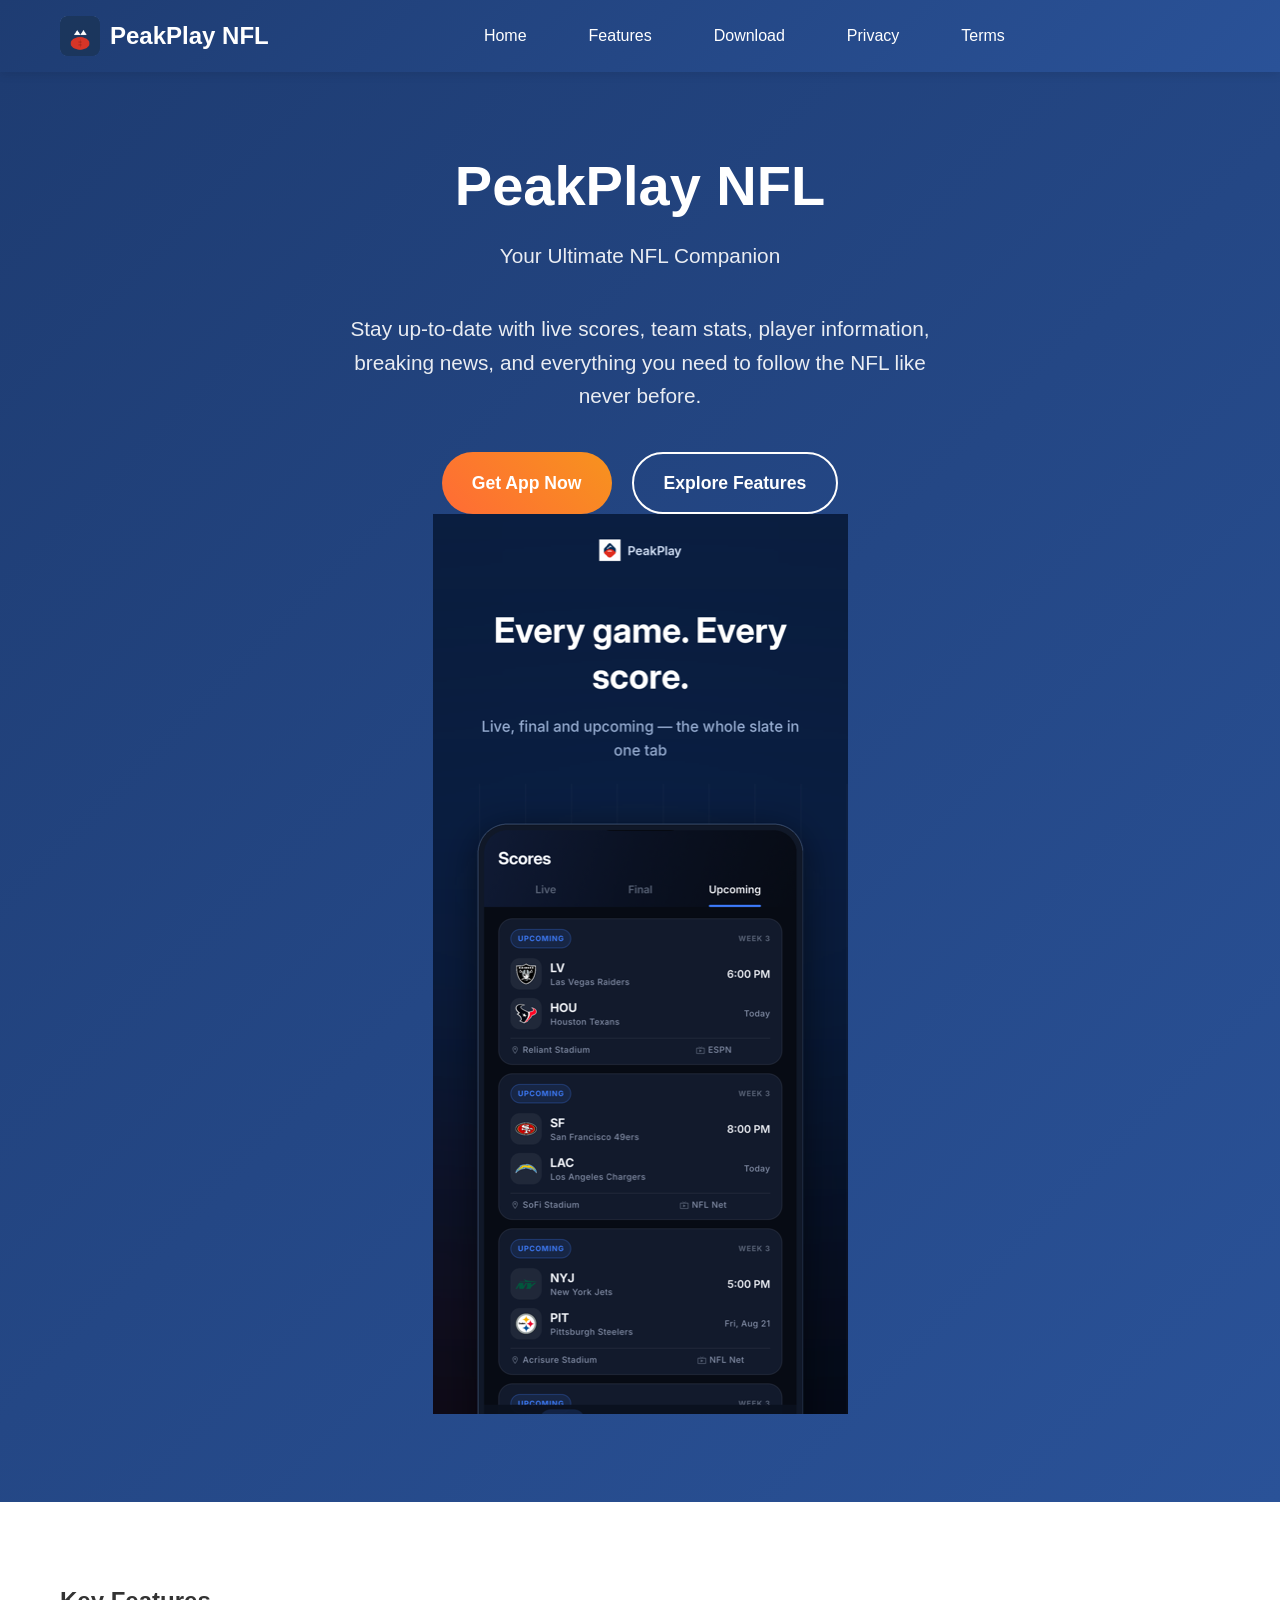
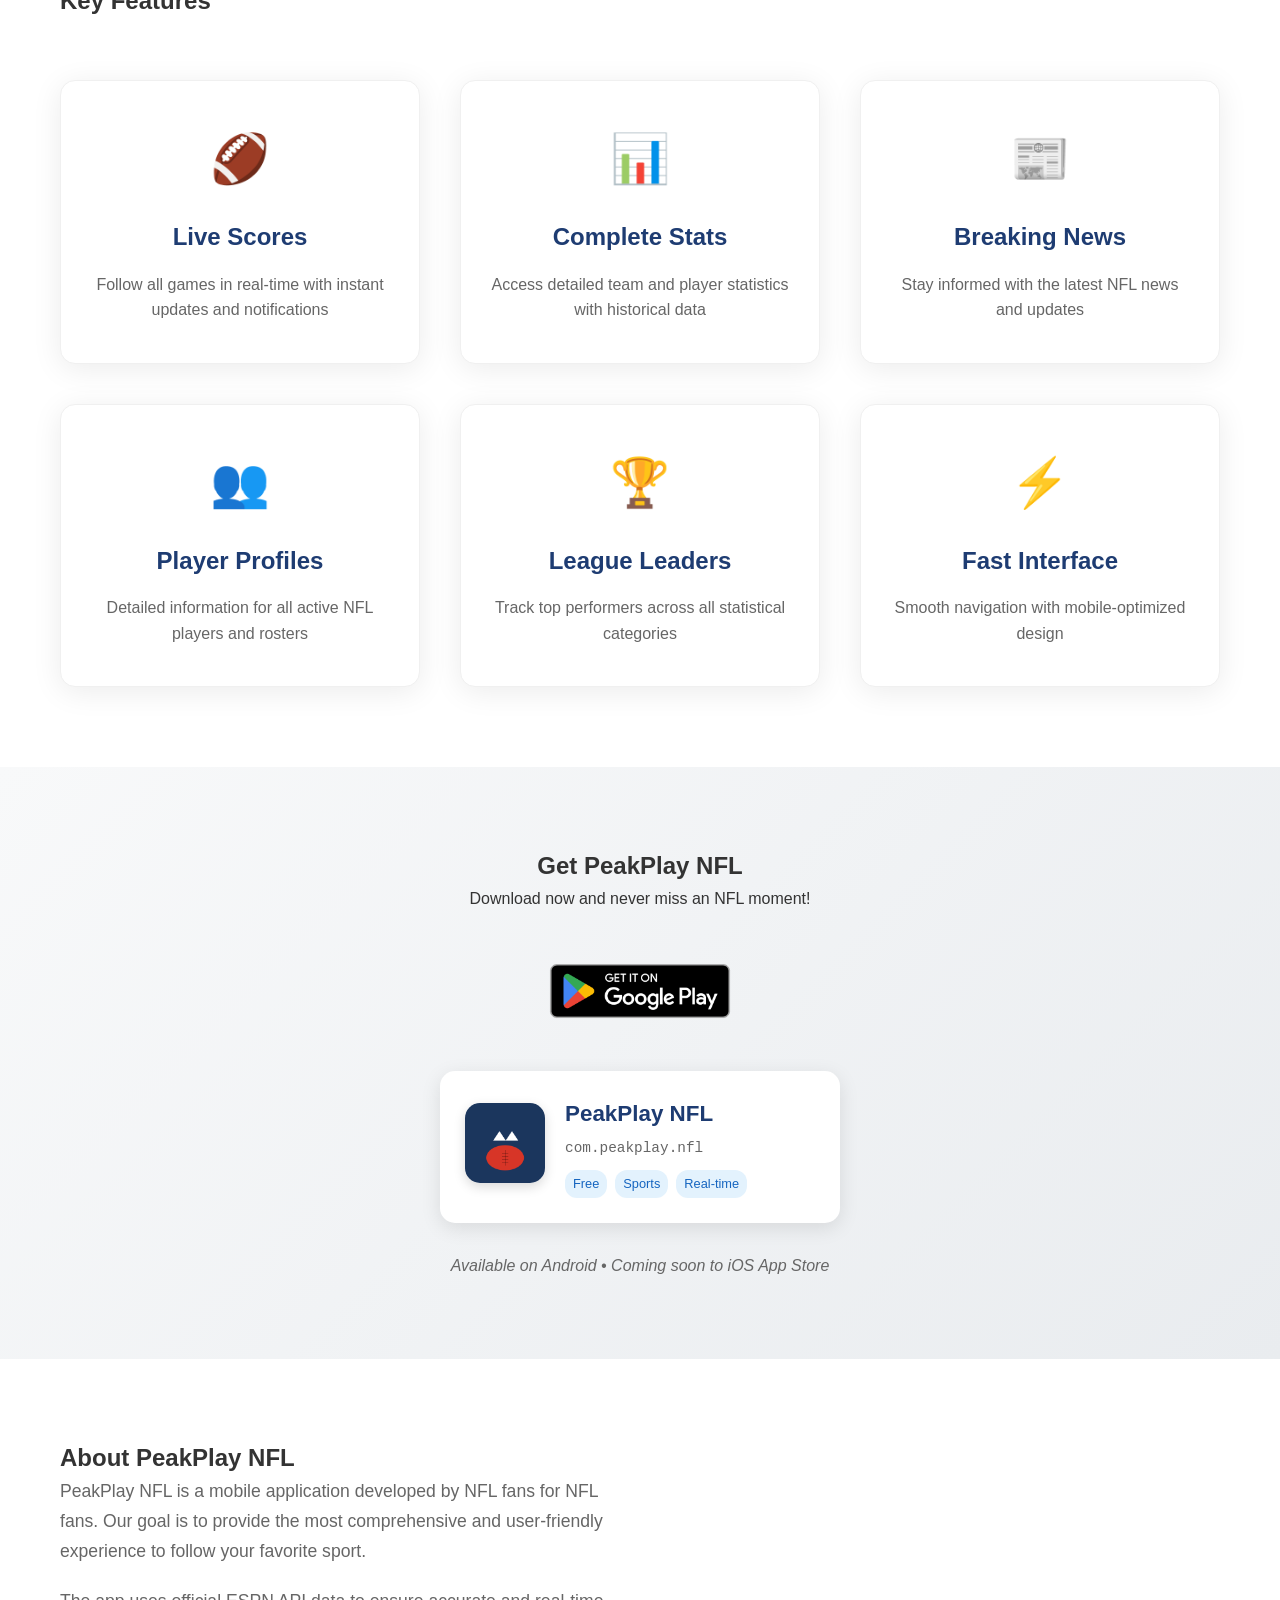
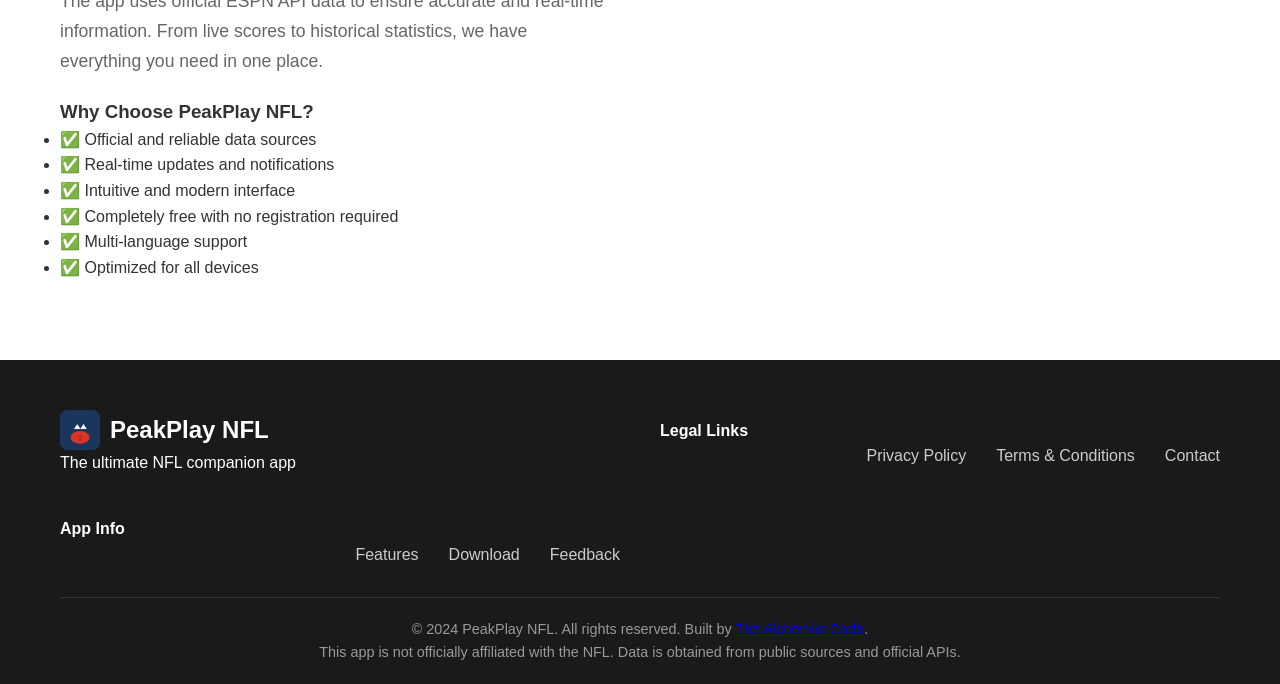
<file: index.html>
<!DOCTYPE html>
<html lang="es">
<head>
    <meta charset="UTF-8">
    <meta name="viewport" content="width=device-width, initial-scale=1.0">
    <title>PeakPlay NFL - App Oficial</title>
    <link rel="stylesheet" href="styles.css">
    <link rel="icon" type="image/x-icon" href="favicon.ico">
</head>
<body>
    <header>
        <nav class="navbar">
            <div class="nav-container">
                <div class="nav-logo">
                    <img src="assets/logo.png" alt="PeakPlay NFL" class="logo">
                    <span class="brand-name">PeakPlay NFL</span>
                </div>
                <ul class="nav-menu">
                    <li><a href="#home" class="nav-link">Home</a></li>
                    <li><a href="#features" class="nav-link">Features</a></li>
                    <li><a href="#download" class="nav-link">Download</a></li>
                    <li><a href="privacy-policy-en.html" class="nav-link">Privacy</a></li>
                    <li><a href="terms-conditions-en.html" class="nav-link">Terms</a></li>
                </ul>
                <div class="hamburger">
                    <span></span>
                    <span></span>
                    <span></span>
                </div>
            </div>
        </nav>
    </header>

    <main>
        <section id="home" class="hero">
            <div class="hero-content">
                <h1>PeakPlay NFL</h1>
                <p class="hero-subtitle">Your Ultimate NFL Companion</p>
                <p class="hero-description">
                    Stay up-to-date with live scores, team stats, player information, 
                    breaking news, and everything you need to follow the NFL like never before.
                </p>
                <div class="cta-buttons">
                    <a href="#download" class="btn btn-primary">Get App Now</a>
                    <a href="#features" class="btn btn-secondary">Explore Features</a>
                </div>
            </div>
            <div class="hero-image">
                <img src="assets/app-mockup.png" alt="PeakPlay NFL App" class="app-mockup">
            </div>
        </section>

        <section id="features" class="features">
            <div class="container">
                <h2>Key Features</h2>
                <div class="features-grid">
                    <div class="feature-card">
                        <div class="feature-icon">🏈</div>
                        <h3>Live Scores</h3>
                        <p>Follow all games in real-time with instant updates and notifications</p>
                    </div>
                    <div class="feature-card">
                        <div class="feature-icon">📊</div>
                        <h3>Complete Stats</h3>
                        <p>Access detailed team and player statistics with historical data</p>
                    </div>
                    <div class="feature-card">
                        <div class="feature-icon">📰</div>
                        <h3>Breaking News</h3>
                        <p>Stay informed with the latest NFL news and updates</p>
                    </div>
                    <div class="feature-card">
                        <div class="feature-icon">👥</div>
                        <h3>Player Profiles</h3>
                        <p>Detailed information for all active NFL players and rosters</p>
                    </div>
                    <div class="feature-card">
                        <div class="feature-icon">🏆</div>
                        <h3>League Leaders</h3>
                        <p>Track top performers across all statistical categories</p>
                    </div>
                    <div class="feature-card">
                        <div class="feature-icon">⚡</div>
                        <h3>Fast Interface</h3>
                        <p>Smooth navigation with mobile-optimized design</p>
                    </div>
                </div>
            </div>
        </section>

        <section id="download" class="download">
            <div class="container">
                <h2>Get PeakPlay NFL</h2>
                <p>Download now and never miss an NFL moment!</p>
                <div class="download-buttons">
                    <a href="https://play.google.com/store/apps/details?id=com.peakplay.nfl" class="google-play-button" target="_blank">
                        <img src="assets/google-play-badge.png" alt="Get it on Google Play" class="play-badge">
                    </a>
                </div>
                <div class="app-info">
                    <div class="app-icon">
                        <img src="assets/logo.png" alt="PeakPlay NFL Icon" class="app-icon-img">
                    </div>
                    <div class="app-details">
                        <h3>PeakPlay NFL</h3>
                        <p class="app-id">com.peakplay.nfl</p>
                        <div class="app-features">
                            <span class="feature-tag">Free</span>
                            <span class="feature-tag">Sports</span>
                            <span class="feature-tag">Real-time</span>
                        </div>
                    </div>
                </div>
                <p class="download-note">
                    Available on Android • Coming soon to iOS App Store
                </p>
            </div>
        </section>

        <section class="about">
            <div class="container">
                <h2>About PeakPlay NFL</h2>
                <div class="about-content">
                    <div class="about-text">
                        <p>
                            PeakPlay NFL is a mobile application developed by NFL fans for NFL fans. 
                            Our goal is to provide the most comprehensive and user-friendly experience 
                            to follow your favorite sport.
                        </p>
                        <p>
                            The app uses official ESPN API data to ensure accurate and real-time information. 
                            From live scores to historical statistics, we have everything you need in one place.
                        </p>
                        <h3>Why Choose PeakPlay NFL?</h3>
                        <ul>
                            <li>✅ Official and reliable data sources</li>
                            <li>✅ Real-time updates and notifications</li>
                            <li>✅ Intuitive and modern interface</li>
                            <li>✅ Completely free with no registration required</li>
                            <li>✅ Multi-language support</li>
                            <li>✅ Optimized for all devices</li>
                        </ul>
                    </div>
                </div>
            </div>
        </section>
    </main>

    <footer>
        <div class="container">
            <div class="footer-content">
                <div class="footer-section">
                    <div class="footer-logo">
                        <img src="assets/logo.png" alt="PeakPlay NFL" class="logo">
                        <span class="brand-name">PeakPlay NFL</span>
                    </div>
                    <p>The ultimate NFL companion app</p>
                </div>
                <div class="footer-section">
                    <h4>Legal Links</h4>
                    <ul>
                        <li><a href="privacy-policy-en.html">Privacy Policy</a></li>
                        <li><a href="terms-conditions-en.html">Terms & Conditions</a></li>
                        <li><a href="mailto:support@alekla.com">Contact</a></li>
                    </ul>
                </div>
                <div class="footer-section">
                    <h4>App Info</h4>
                    <ul>
                        <li><a href="#features">Features</a></li>
                        <li><a href="#download">Download</a></li>
                        <li><a href="mailto:support@alekla.com">Feedback</a></li>
                    </ul>
                </div>
            </div>
            <div class="footer-bottom">
                <p>&copy; 2024 PeakPlay NFL. All rights reserved. Built by <a href="https://thealchemistcode.org/en/">The Alchemist Code</a>.</p>
                <p class="disclaimer">
                    This app is not officially affiliated with the NFL. 
                    Data is obtained from public sources and official APIs.
                </p>
            </div>
        </div>
    </footer>

</body>
</html>
</file>
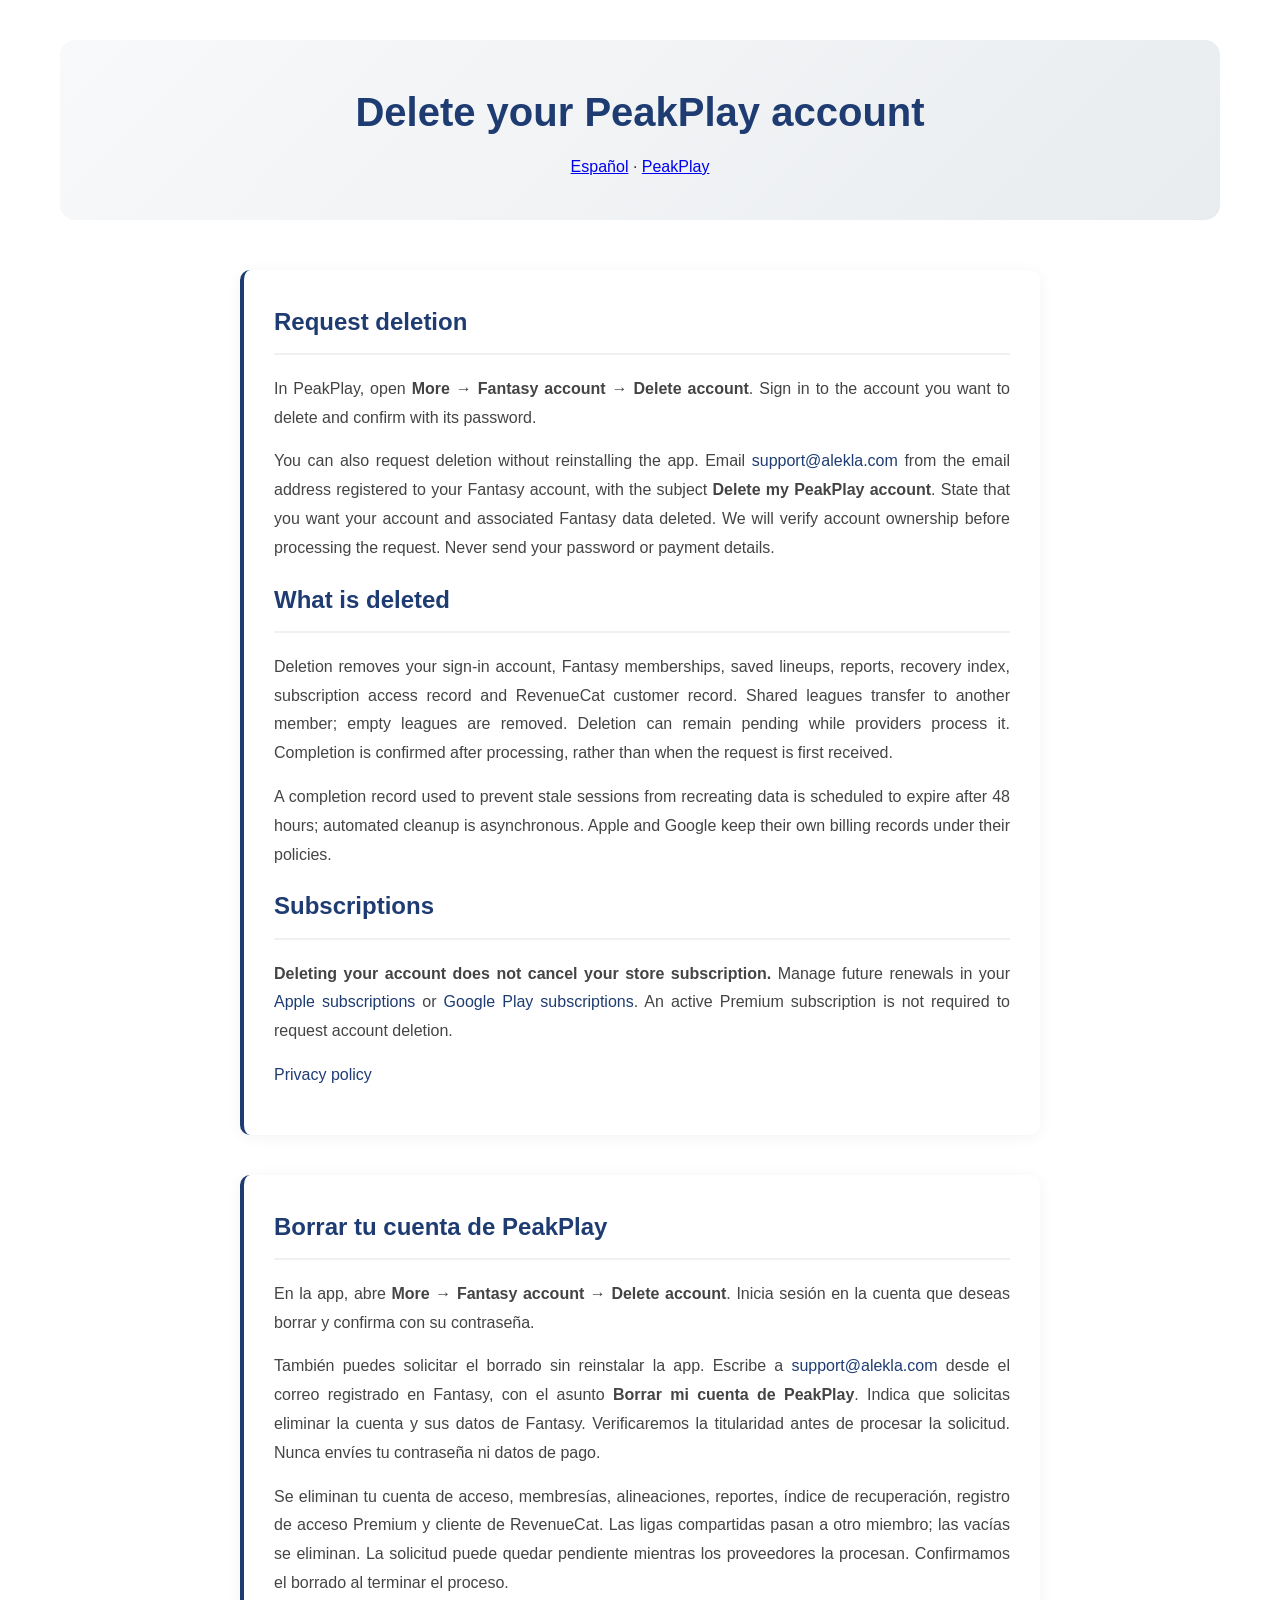
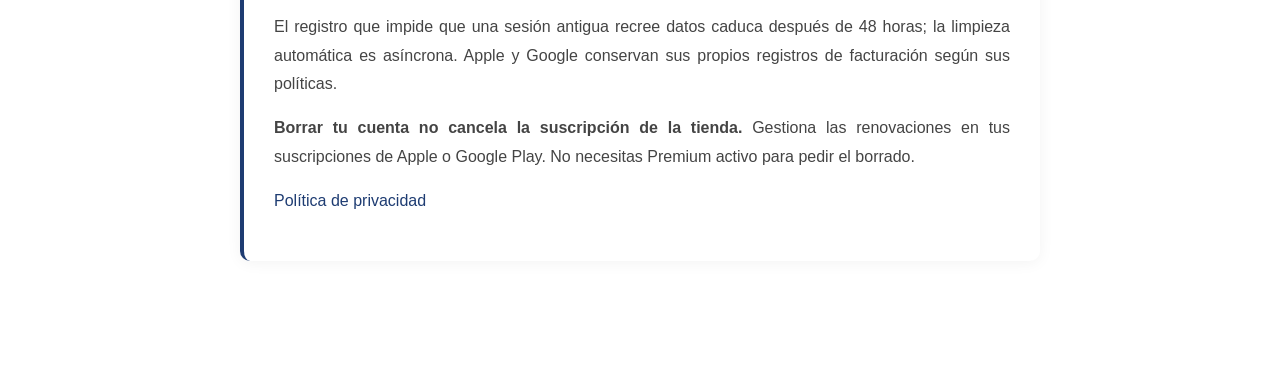
<file: delete-account.html>
<!doctype html>
<html lang="en">
<head>
  <meta charset="utf-8">
  <meta name="viewport" content="width=device-width, initial-scale=1">
  <title>Delete your PeakPlay account / Borrar cuenta</title>
  <link rel="stylesheet" href="styles.css">
</head>
<body>
  <main class="legal-page">
    <div class="container">
      <div class="legal-header">
        <h1>Delete your PeakPlay account</h1>
        <p><a href="#es">Español</a> · <a href="index.html">PeakPlay</a></p>
      </div>
      <div class="legal-content">
        <section class="legal-section">
          <h2>Request deletion</h2>
          <p>In PeakPlay, open <strong>More → Fantasy account → Delete account</strong>.
            Sign in to the account you want to delete and confirm with its password.</p>
          <p>You can also request deletion without reinstalling the app. Email
            <a href="mailto:support@alekla.com?subject=Delete%20my%20PeakPlay%20account">support@alekla.com</a>
            from the email address registered to your Fantasy account, with the subject
            <strong>Delete my PeakPlay account</strong>. State that you want your account
            and associated Fantasy data deleted. We will verify account ownership before
            processing the request. Never send your password or payment details.</p>
          <h2>What is deleted</h2>
          <p>Deletion removes your sign-in account, Fantasy memberships, saved lineups,
            reports, recovery index, subscription access record and RevenueCat customer
            record. Shared leagues transfer to another member; empty leagues are removed.
            Deletion can remain pending while providers process it. Completion is confirmed
            after processing, rather than when the request is first received.</p>
          <p>A completion record used to prevent stale sessions from recreating data is
            scheduled to expire after 48 hours; automated cleanup is asynchronous.
            Apple and Google keep their own billing records under their policies.</p>
          <h2>Subscriptions</h2>
          <p><strong>Deleting your account does not cancel your store subscription.</strong>
            Manage future renewals in your
            <a href="https://apps.apple.com/account/subscriptions">Apple subscriptions</a> or
            <a href="https://play.google.com/store/account/subscriptions">Google Play subscriptions</a>.
            An active Premium subscription is not required to request account deletion.</p>
          <p><a href="privacy-policy-en.html">Privacy policy</a></p>
        </section>
        <section id="es" class="legal-section" lang="es">
          <h2>Borrar tu cuenta de PeakPlay</h2>
          <p>En la app, abre <strong>More → Fantasy account → Delete account</strong>.
            Inicia sesión en la cuenta que deseas borrar y confirma con su contraseña.</p>
          <p>También puedes solicitar el borrado sin reinstalar la app. Escribe a
            <a href="mailto:support@alekla.com?subject=Borrar%20mi%20cuenta%20de%20PeakPlay">support@alekla.com</a>
            desde el correo registrado en Fantasy, con el asunto <strong>Borrar mi cuenta
            de PeakPlay</strong>. Indica que solicitas eliminar la cuenta y sus datos de
            Fantasy. Verificaremos la titularidad antes de procesar la solicitud.
            Nunca envíes tu contraseña ni datos de pago.</p>
          <p>Se eliminan tu cuenta de acceso, membresías, alineaciones, reportes, índice
            de recuperación, registro de acceso Premium y cliente de RevenueCat. Las ligas
            compartidas pasan a otro miembro; las vacías se eliminan. La solicitud puede
            quedar pendiente mientras los proveedores la procesan. Confirmamos el borrado
            al terminar el proceso.</p>
          <p>El registro que impide que una sesión antigua recree datos caduca después de
            48 horas; la limpieza automática es asíncrona. Apple y Google conservan sus
            propios registros de facturación según sus políticas.</p>
          <p><strong>Borrar tu cuenta no cancela la suscripción de la tienda.</strong>
            Gestiona las renovaciones en tus suscripciones de Apple o Google Play.
            No necesitas Premium activo para pedir el borrado.</p>
          <p><a href="privacy-policy.html">Política de privacidad</a></p>
        </section>
      </div>
    </div>
  </main>
</body>
</html>
</file>
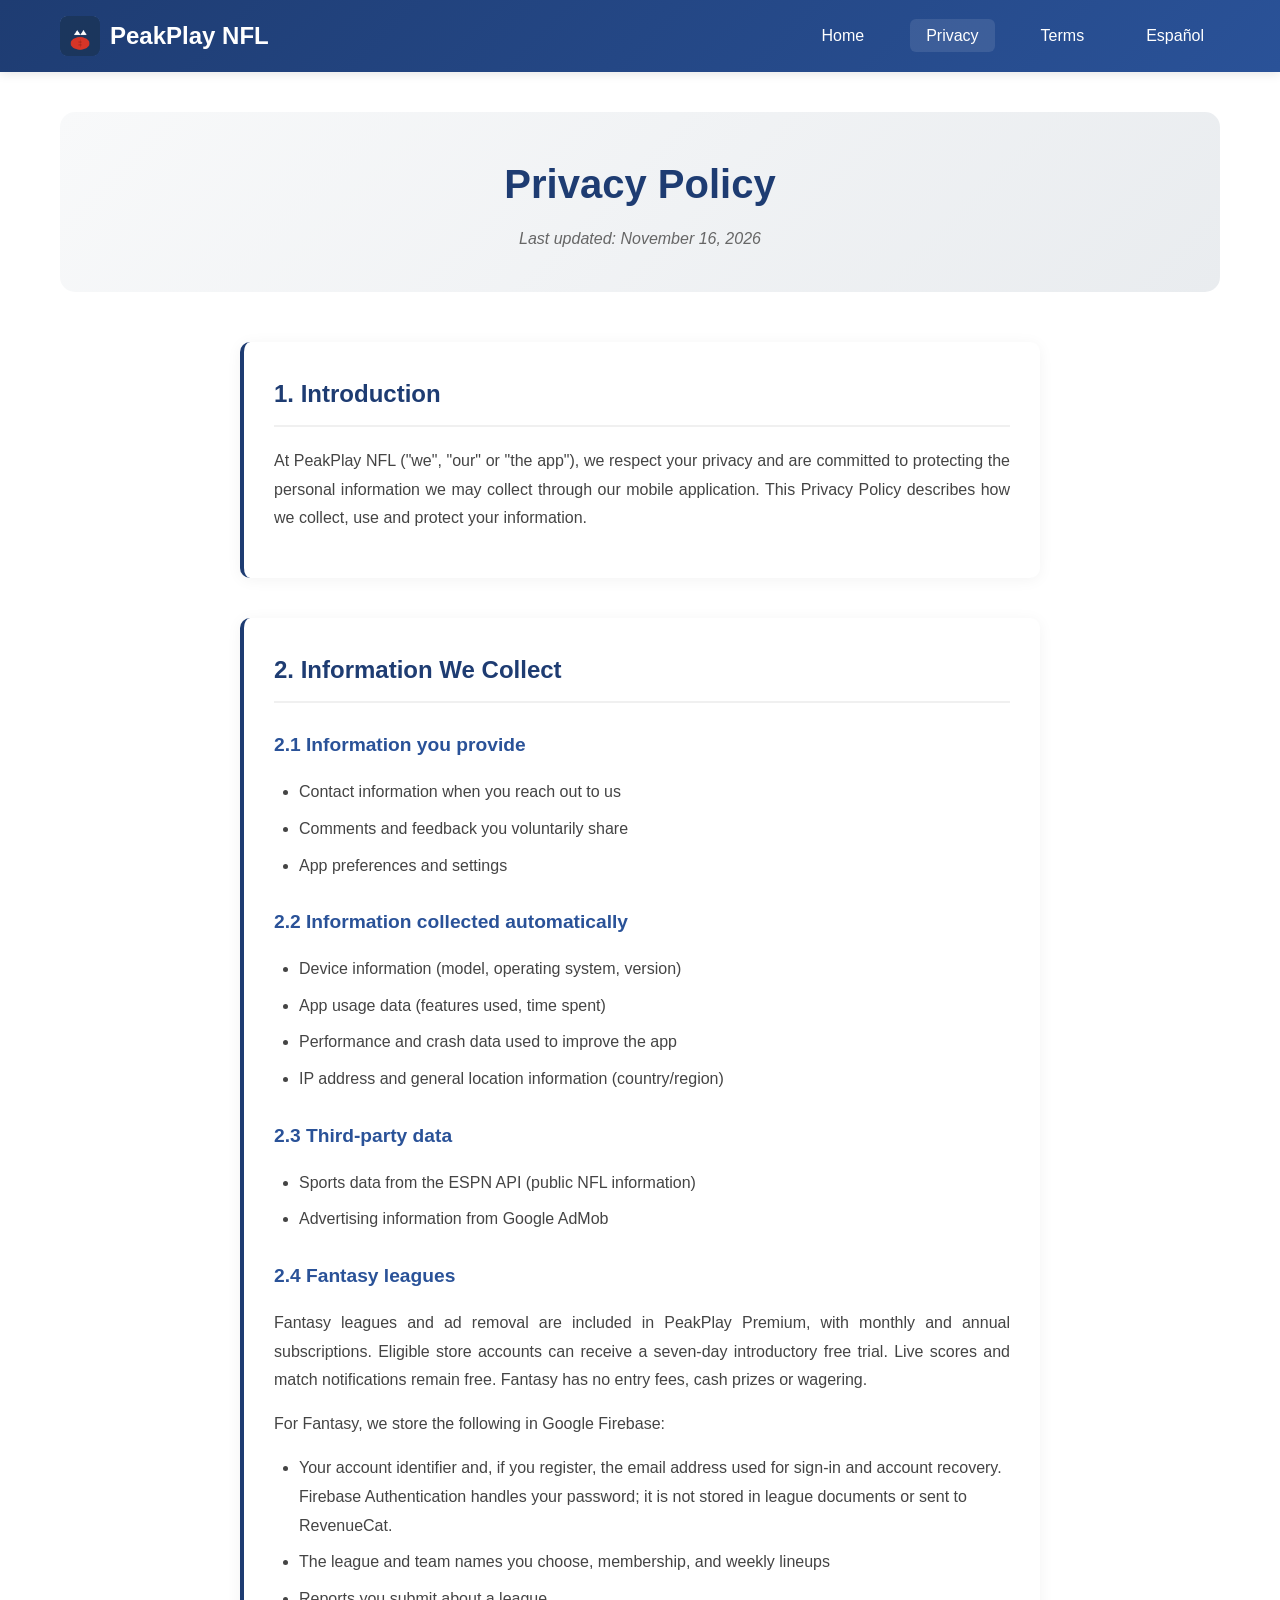
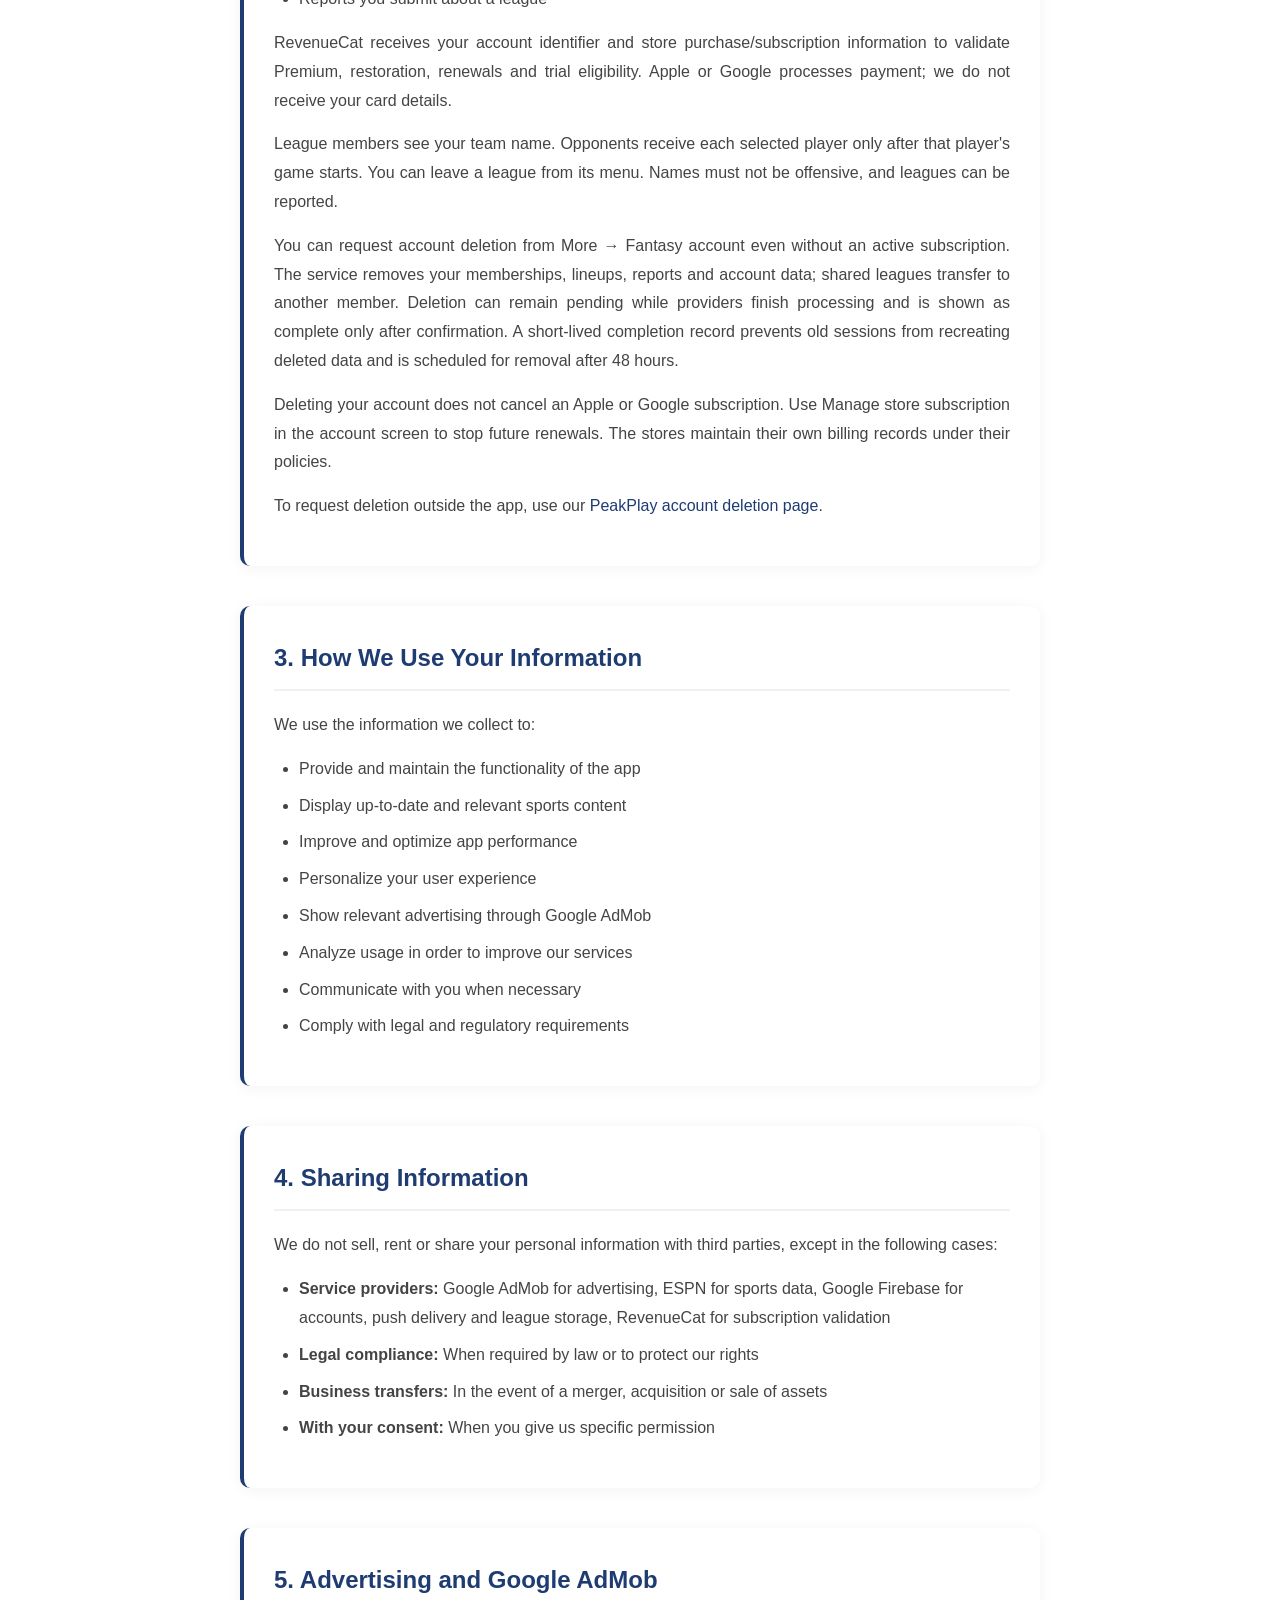
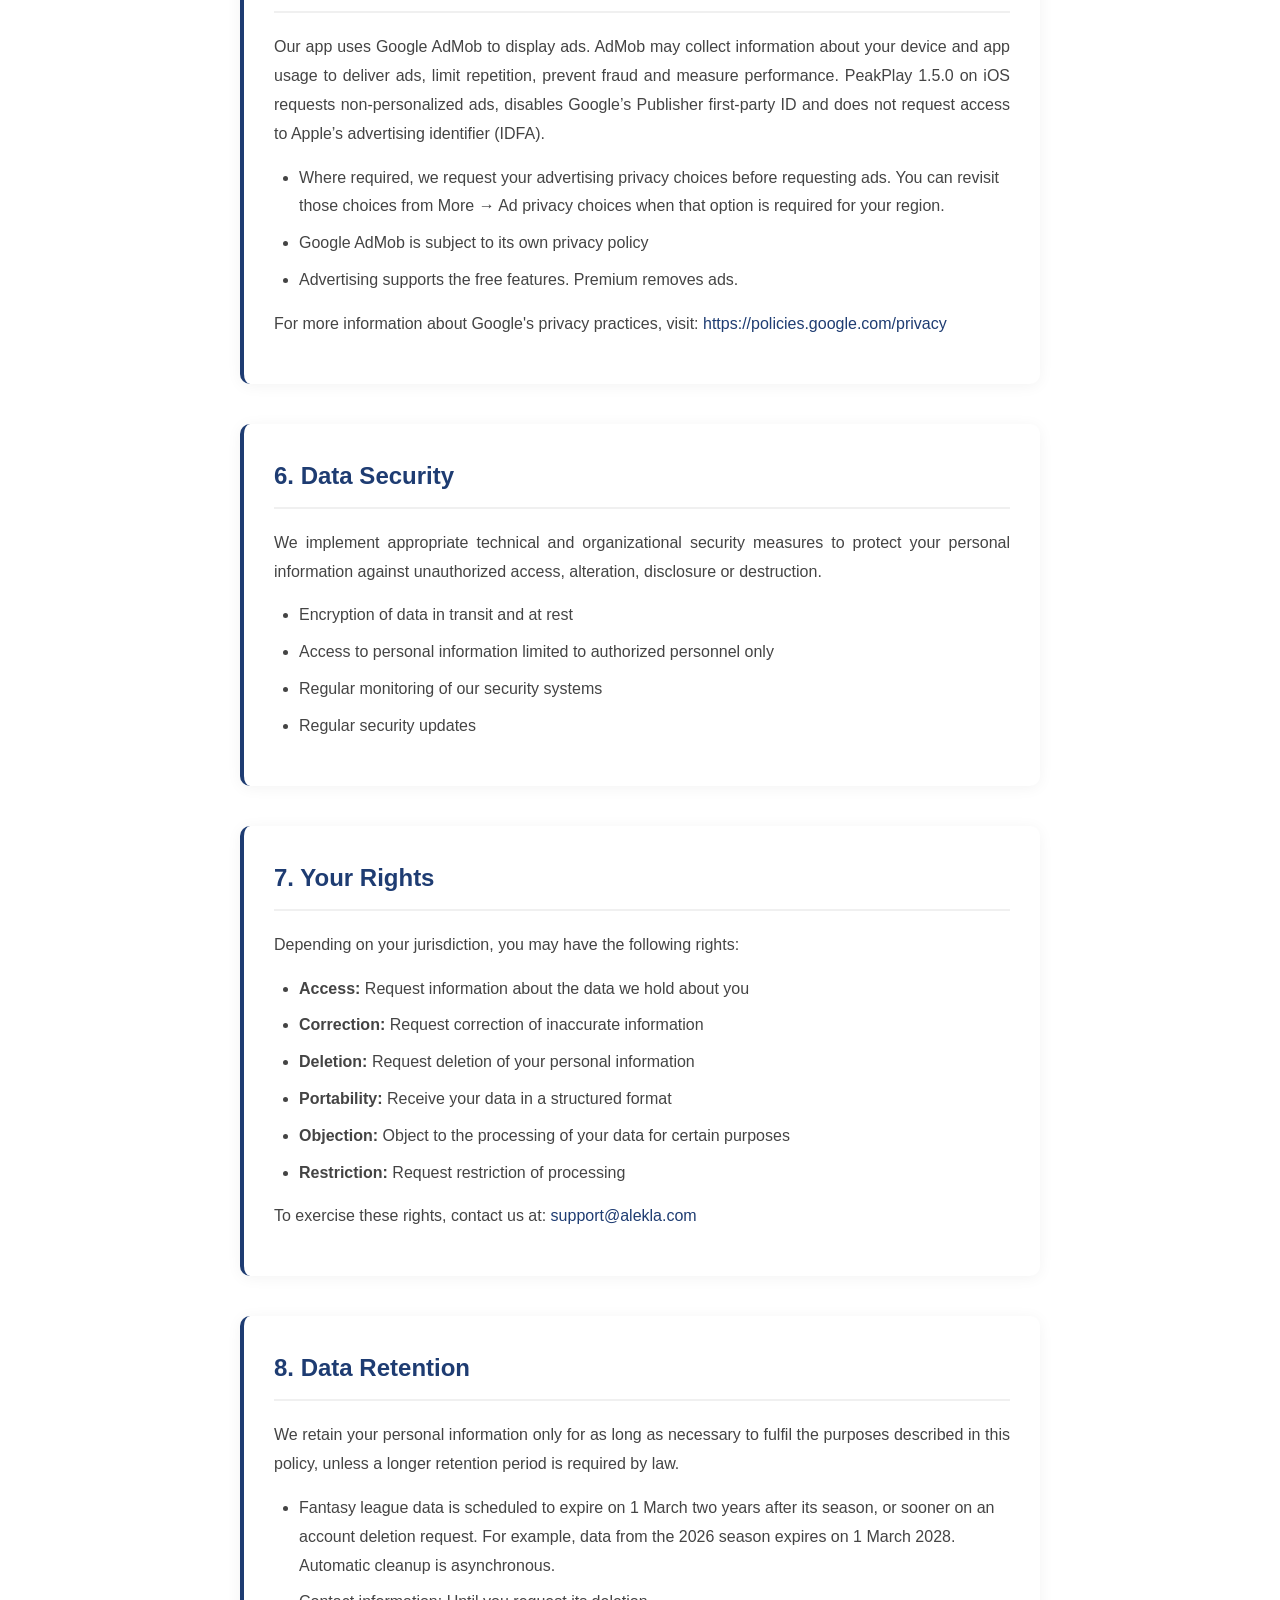
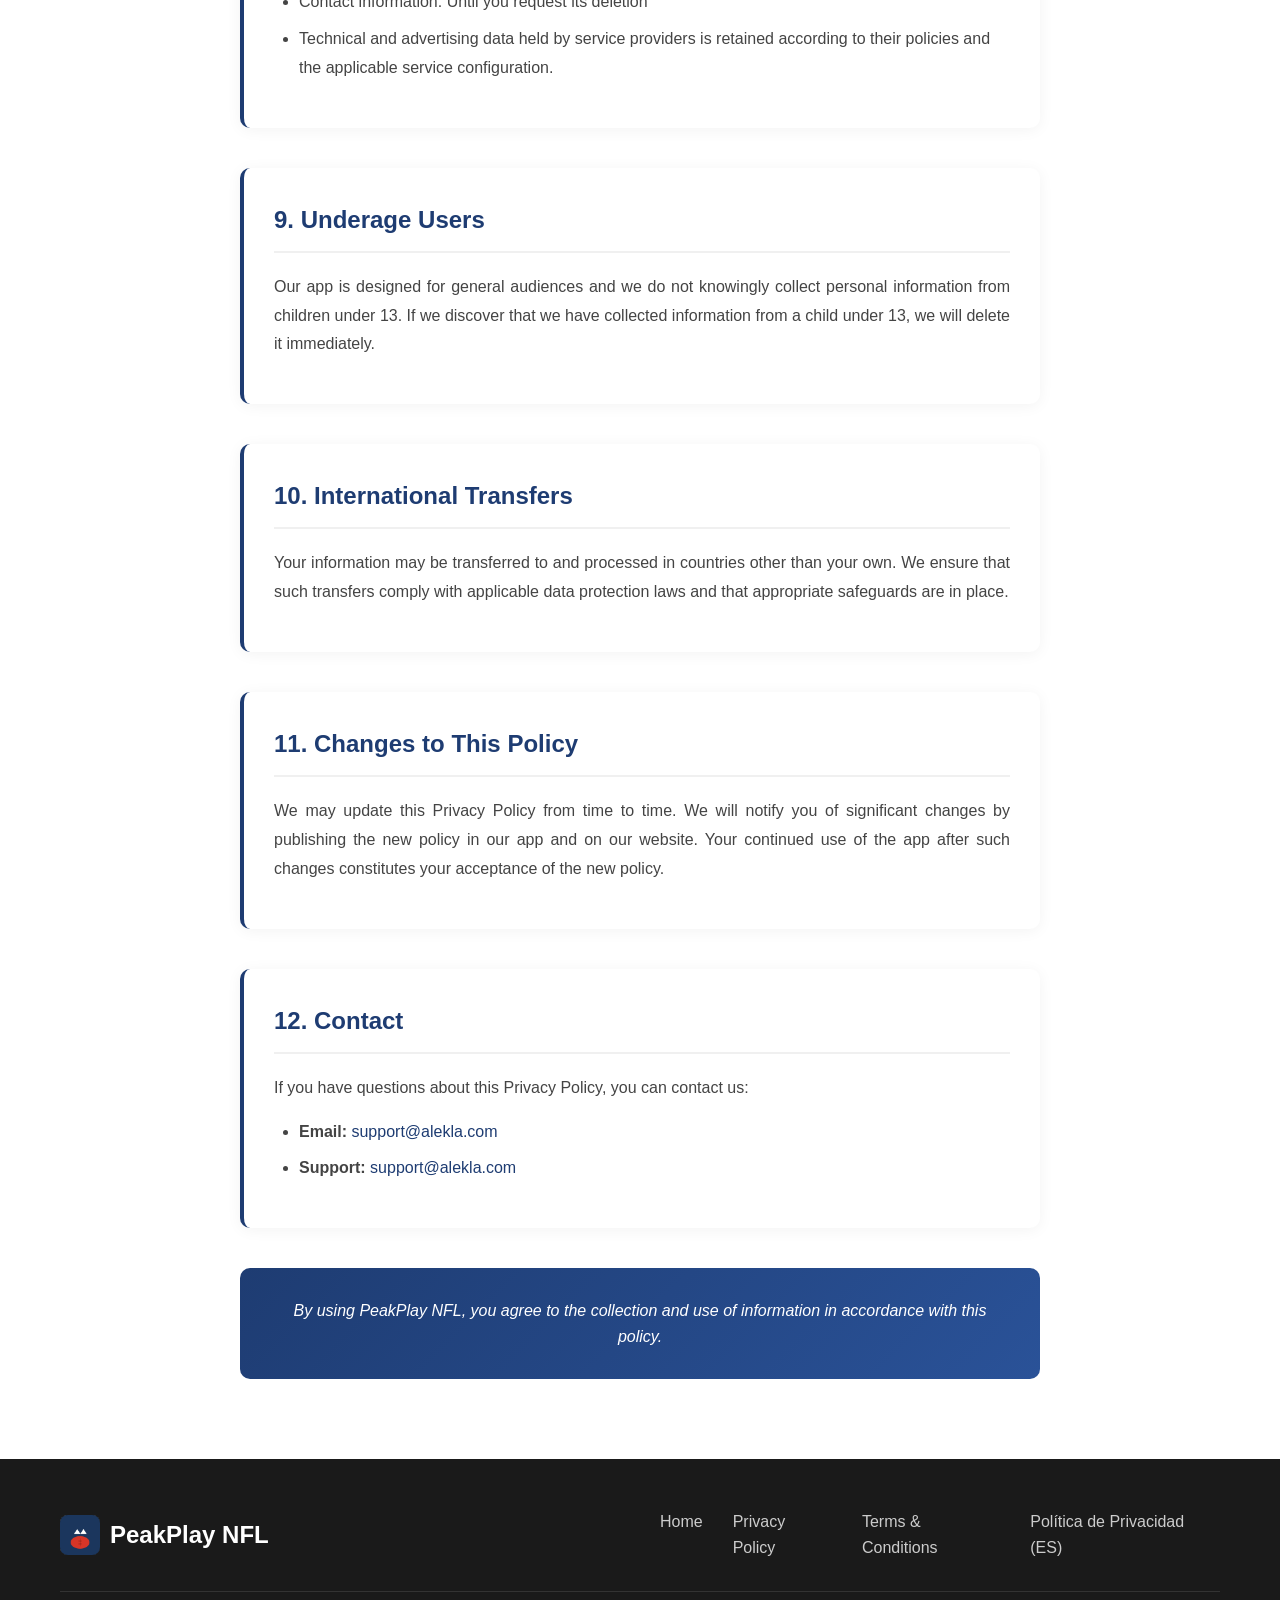
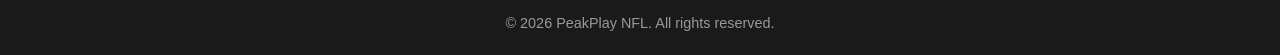
<file: privacy-policy-en.html>
<!DOCTYPE html>
<html lang="en">
<head>
    <meta charset="UTF-8">
    <meta name="viewport" content="width=device-width, initial-scale=1.0">
    <title>Privacy Policy - PeakPlay NFL</title>
    <link rel="stylesheet" href="styles.css">
    <link rel="icon" type="image/x-icon" href="favicon.ico">
</head>
<body>
    <header>
        <nav class="navbar">
            <div class="nav-container">
                <div class="nav-logo">
                    <a href="index.html">
                        <img src="assets/logo.png" alt="PeakPlay NFL" class="logo">
                        <span class="brand-name">PeakPlay NFL</span>
                    </a>
                </div>
                <ul class="nav-menu">
                    <li><a href="index.html" class="nav-link">Home</a></li>
                    <li><a href="privacy-policy-en.html" class="nav-link active">Privacy</a></li>
                    <li><a href="terms-conditions-en.html" class="nav-link">Terms</a></li>
                    <li><a href="privacy-policy.html" class="nav-link">Español</a></li>
                </ul>
            </div>
        </nav>
    </header>

    <main class="legal-page">
        <div class="container">
            <div class="legal-header">
                <h1>Privacy Policy</h1>
                <p class="last-updated">Last updated: November 16, 2026</p>
            </div>

            <div class="legal-content">
                <section class="legal-section">
                    <h2>1. Introduction</h2>
                    <p>
                        At PeakPlay NFL ("we", "our" or "the app"), we respect your privacy and are committed to
                        protecting the personal information we may collect through our mobile application.
                        This Privacy Policy describes how we collect, use and protect your information.
                    </p>
                </section>

                <section class="legal-section">
                    <h2>2. Information We Collect</h2>
                    <h3>2.1 Information you provide</h3>
                    <ul>
                        <li>Contact information when you reach out to us</li>
                        <li>Comments and feedback you voluntarily share</li>
                        <li>App preferences and settings</li>
                    </ul>
                    <h3>2.2 Information collected automatically</h3>
                    <ul>
                        <li>Device information (model, operating system, version)</li>
                        <li>App usage data (features used, time spent)</li>
                        <li>Performance and crash data used to improve the app</li>
                        <li>IP address and general location information (country/region)</li>
                    </ul>
                    <h3>2.3 Third-party data</h3>
                    <ul>
                        <li>Sports data from the ESPN API (public NFL information)</li>
                        <li>Advertising information from Google AdMob</li>
                    </ul>

                    <h3>2.4 Fantasy leagues</h3>
                    <p>Fantasy leagues and ad removal are included in PeakPlay Premium, with monthly and annual subscriptions.
                    Eligible store accounts can receive a seven-day introductory free trial. Live scores and match notifications remain free.
                    Fantasy has no entry fees, cash prizes or wagering.</p>
                    <p>For Fantasy, we store the following in Google Firebase:</p>
                    <ul>
                        <li>Your account identifier and, if you register, the email address used for sign-in and account recovery. Firebase Authentication handles your password; it is not stored in league documents or sent to RevenueCat.</li>
                        <li>The league and team names you choose, membership, and weekly lineups</li>
                        <li>Reports you submit about a league</li>
                    </ul>
                    <p>RevenueCat receives your account identifier and store purchase/subscription information to validate Premium, restoration, renewals and trial eligibility. Apple or Google processes payment; we do not receive your card details.</p>
                    <p>League members see your team name. Opponents receive each selected player only after that player's game starts. You can leave a league from its menu. Names must not be offensive, and leagues can be reported.</p>
                    <p>You can request account deletion from More → Fantasy account even without an active subscription. The service removes your memberships, lineups, reports and account data; shared leagues transfer to another member. Deletion can remain pending while providers finish processing and is shown as complete only after confirmation. A short-lived completion record prevents old sessions from recreating deleted data and is scheduled for removal after 48 hours.</p>
                    <p>Deleting your account does not cancel an Apple or Google subscription. Use Manage store subscription in the account screen to stop future renewals. The stores maintain their own billing records under their policies.</p>
                    <p>To request deletion outside the app, use our <a href="delete-account.html">PeakPlay account deletion page</a>.</p>
                </section>

                <section class="legal-section">
                    <h2>3. How We Use Your Information</h2>
                    <p>We use the information we collect to:</p>
                    <ul>
                        <li>Provide and maintain the functionality of the app</li>
                        <li>Display up-to-date and relevant sports content</li>
                        <li>Improve and optimize app performance</li>
                        <li>Personalize your user experience</li>
                        <li>Show relevant advertising through Google AdMob</li>
                        <li>Analyze usage in order to improve our services</li>
                        <li>Communicate with you when necessary</li>
                        <li>Comply with legal and regulatory requirements</li>
                    </ul>
                </section>

                <section class="legal-section">
                    <h2>4. Sharing Information</h2>
                    <p>We do not sell, rent or share your personal information with third parties, except in the following cases:</p>
                    <ul>
                        <li><strong>Service providers:</strong> Google AdMob for advertising, ESPN for sports data, Google Firebase for accounts, push delivery and league storage, RevenueCat for subscription validation</li>
                        <li><strong>Legal compliance:</strong> When required by law or to protect our rights</li>
                        <li><strong>Business transfers:</strong> In the event of a merger, acquisition or sale of assets</li>
                        <li><strong>With your consent:</strong> When you give us specific permission</li>
                    </ul>
                </section>

                <section class="legal-section">
                    <h2>5. Advertising and Google AdMob</h2>
                    <p>
                        Our app uses Google AdMob to display ads. AdMob may collect information about your device
                        and app usage to deliver ads, limit repetition, prevent fraud and measure performance. PeakPlay 1.5.0 on iOS requests non-personalized ads, disables Google’s Publisher first-party ID and does not request access to Apple’s advertising identifier (IDFA).
                    </p>
                    <ul>
                        <li>Where required, we request your advertising privacy choices before requesting ads. You can revisit those choices from More → Ad privacy choices when that option is required for your region.</li>
                        <li>Google AdMob is subject to its own privacy policy</li>
                        <li>Advertising supports the free features. Premium removes ads.</li>
                    </ul>
                    <p>
                        For more information about Google's privacy practices, visit:
                        <a href="https://policies.google.com/privacy" target="_blank" rel="noopener">https://policies.google.com/privacy</a>
                    </p>
                </section>

                <section class="legal-section">
                    <h2>6. Data Security</h2>
                    <p>
                        We implement appropriate technical and organizational security measures to protect your personal
                        information against unauthorized access, alteration, disclosure or destruction.
                    </p>
                    <ul>
                        <li>Encryption of data in transit and at rest</li>
                        <li>Access to personal information limited to authorized personnel only</li>
                        <li>Regular monitoring of our security systems</li>
                        <li>Regular security updates</li>
                    </ul>
                </section>

                <section class="legal-section">
                    <h2>7. Your Rights</h2>
                    <p>Depending on your jurisdiction, you may have the following rights:</p>
                    <ul>
                        <li><strong>Access:</strong> Request information about the data we hold about you</li>
                        <li><strong>Correction:</strong> Request correction of inaccurate information</li>
                        <li><strong>Deletion:</strong> Request deletion of your personal information</li>
                        <li><strong>Portability:</strong> Receive your data in a structured format</li>
                        <li><strong>Objection:</strong> Object to the processing of your data for certain purposes</li>
                        <li><strong>Restriction:</strong> Request restriction of processing</li>
                    </ul>
                    <p>To exercise these rights, contact us at: <a href="mailto:support@alekla.com">support@alekla.com</a></p>
                </section>

                <section class="legal-section">
                    <h2>8. Data Retention</h2>
                    <p>
                        We retain your personal information only for as long as necessary to fulfil the purposes
                        described in this policy, unless a longer retention period is required by law.
                    </p>
                    <ul>
                        <li>Fantasy league data is scheduled to expire on 1 March two years after its season, or sooner on an account deletion request. For example, data from the 2026 season expires on 1 March 2028. Automatic cleanup is asynchronous.</li>
                        <li>Contact information: Until you request its deletion</li>
                        <li>Technical and advertising data held by service providers is retained according to their policies and the applicable service configuration.</li>
                    </ul>
                </section>

                <section class="legal-section">
                    <h2>9. Underage Users</h2>
                    <p>
                        Our app is designed for general audiences and we do not knowingly collect personal information
                        from children under 13. If we discover that we have collected information from a child under 13,
                        we will delete it immediately.
                    </p>
                </section>

                <section class="legal-section">
                    <h2>10. International Transfers</h2>
                    <p>
                        Your information may be transferred to and processed in countries other than your own.
                        We ensure that such transfers comply with applicable data protection laws and that
                        appropriate safeguards are in place.
                    </p>
                </section>

                <section class="legal-section">
                    <h2>11. Changes to This Policy</h2>
                    <p>
                        We may update this Privacy Policy from time to time. We will notify you of significant changes
                        by publishing the new policy in our app and on our website.
                        Your continued use of the app after such changes constitutes your acceptance of the new policy.
                    </p>
                </section>

                <section class="legal-section">
                    <h2>12. Contact</h2>
                    <p>If you have questions about this Privacy Policy, you can contact us:</p>
                    <ul>
                        <li><strong>Email:</strong> <a href="mailto:support@alekla.com">support@alekla.com</a></li>
                        <li><strong>Support:</strong> <a href="mailto:support@alekla.com">support@alekla.com</a></li>
                    </ul>
                </section>

                <div class="legal-footer">
                    <p><em>
                        By using PeakPlay NFL, you agree to the collection and use of information in accordance with this policy.
                    </em></p>
                </div>
            </div>
        </div>
    </main>

    <footer>
        <div class="container">
            <div class="footer-content">
                <div class="footer-section">
                    <div class="footer-logo">
                        <a href="index.html">
                            <img src="assets/logo.png" alt="PeakPlay NFL" class="logo">
                            <span class="brand-name">PeakPlay NFL</span>
                        </a>
                    </div>
                </div>
                <div class="footer-section">
                    <ul>
                        <li><a href="index.html">Home</a></li>
                        <li><a href="privacy-policy-en.html">Privacy Policy</a></li>
                        <li><a href="terms-conditions-en.html">Terms &amp; Conditions</a></li>
                        <li><a href="privacy-policy.html">Política de Privacidad (ES)</a></li>
                    </ul>
                </div>
            </div>
            <div class="footer-bottom">
                <p>&copy; 2026 PeakPlay NFL. All rights reserved.</p>
            </div>
        </div>
    </footer>
</body>
</html>
</file>
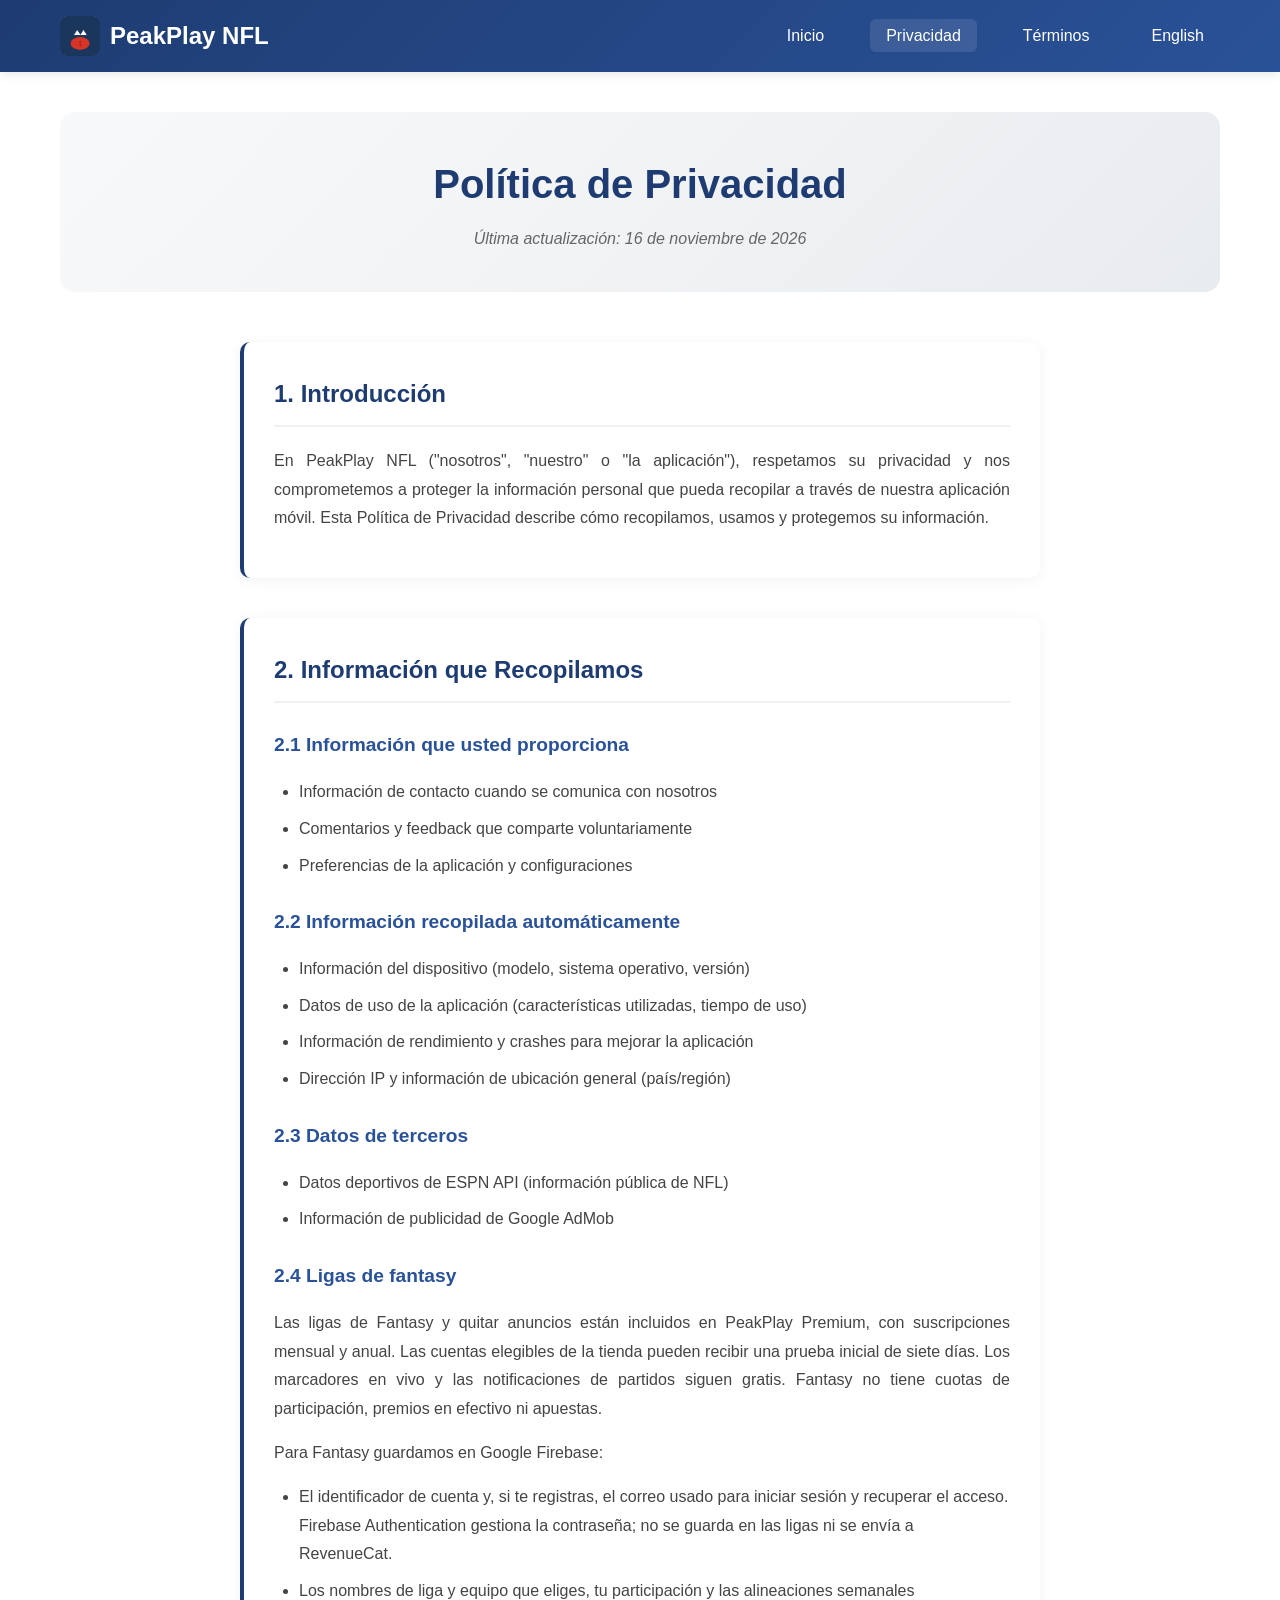
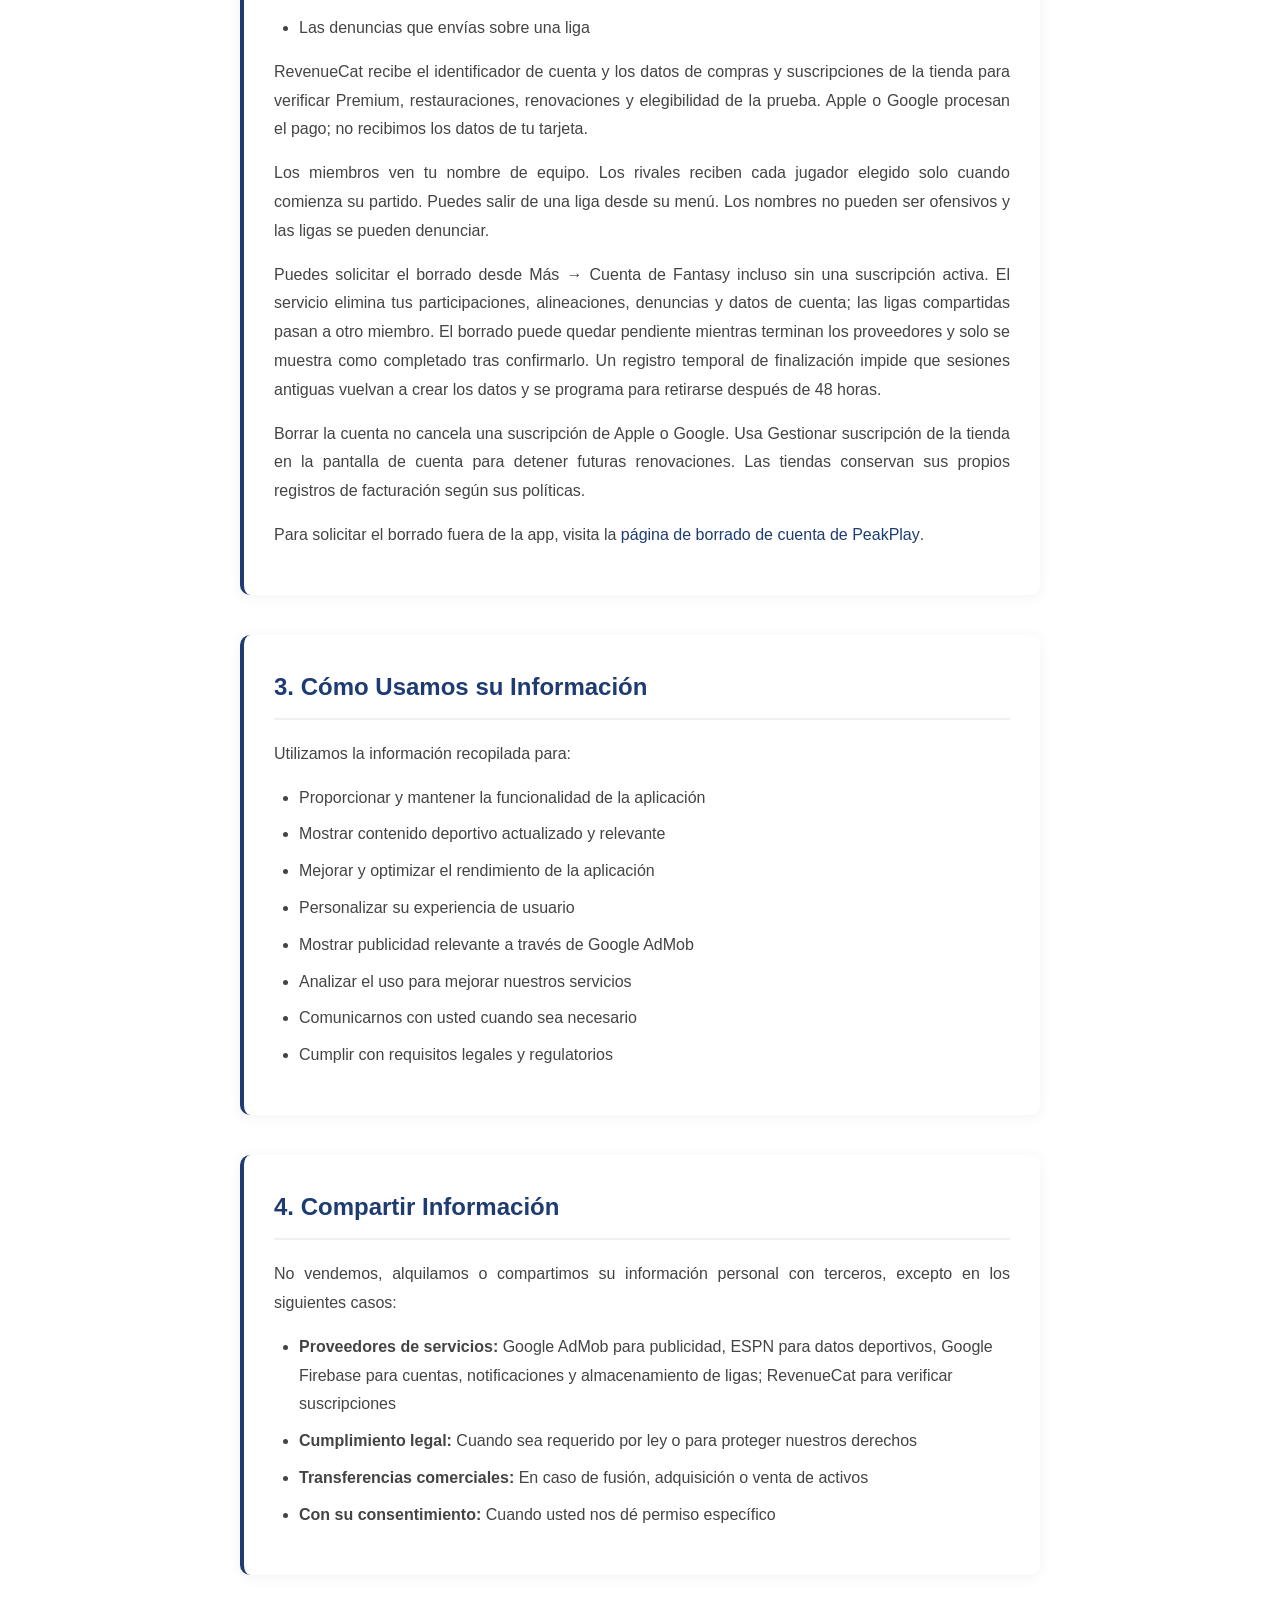
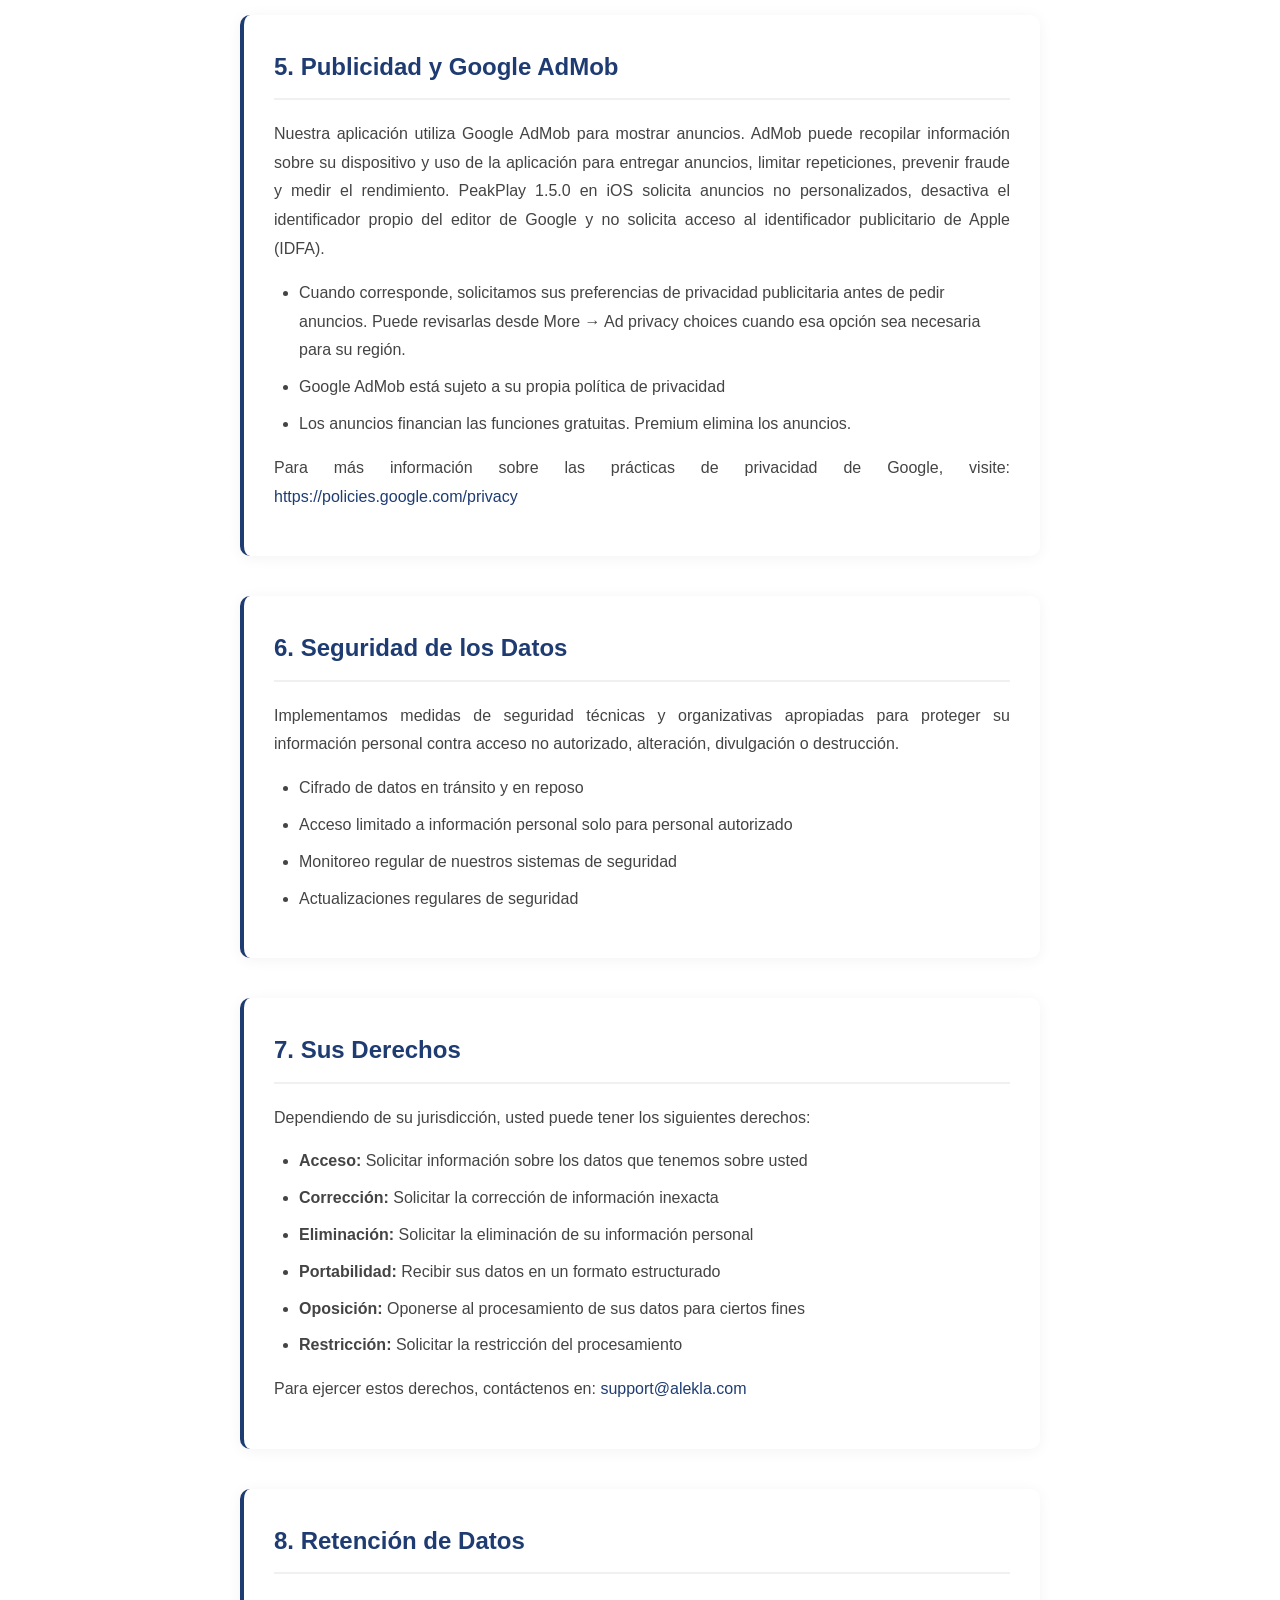
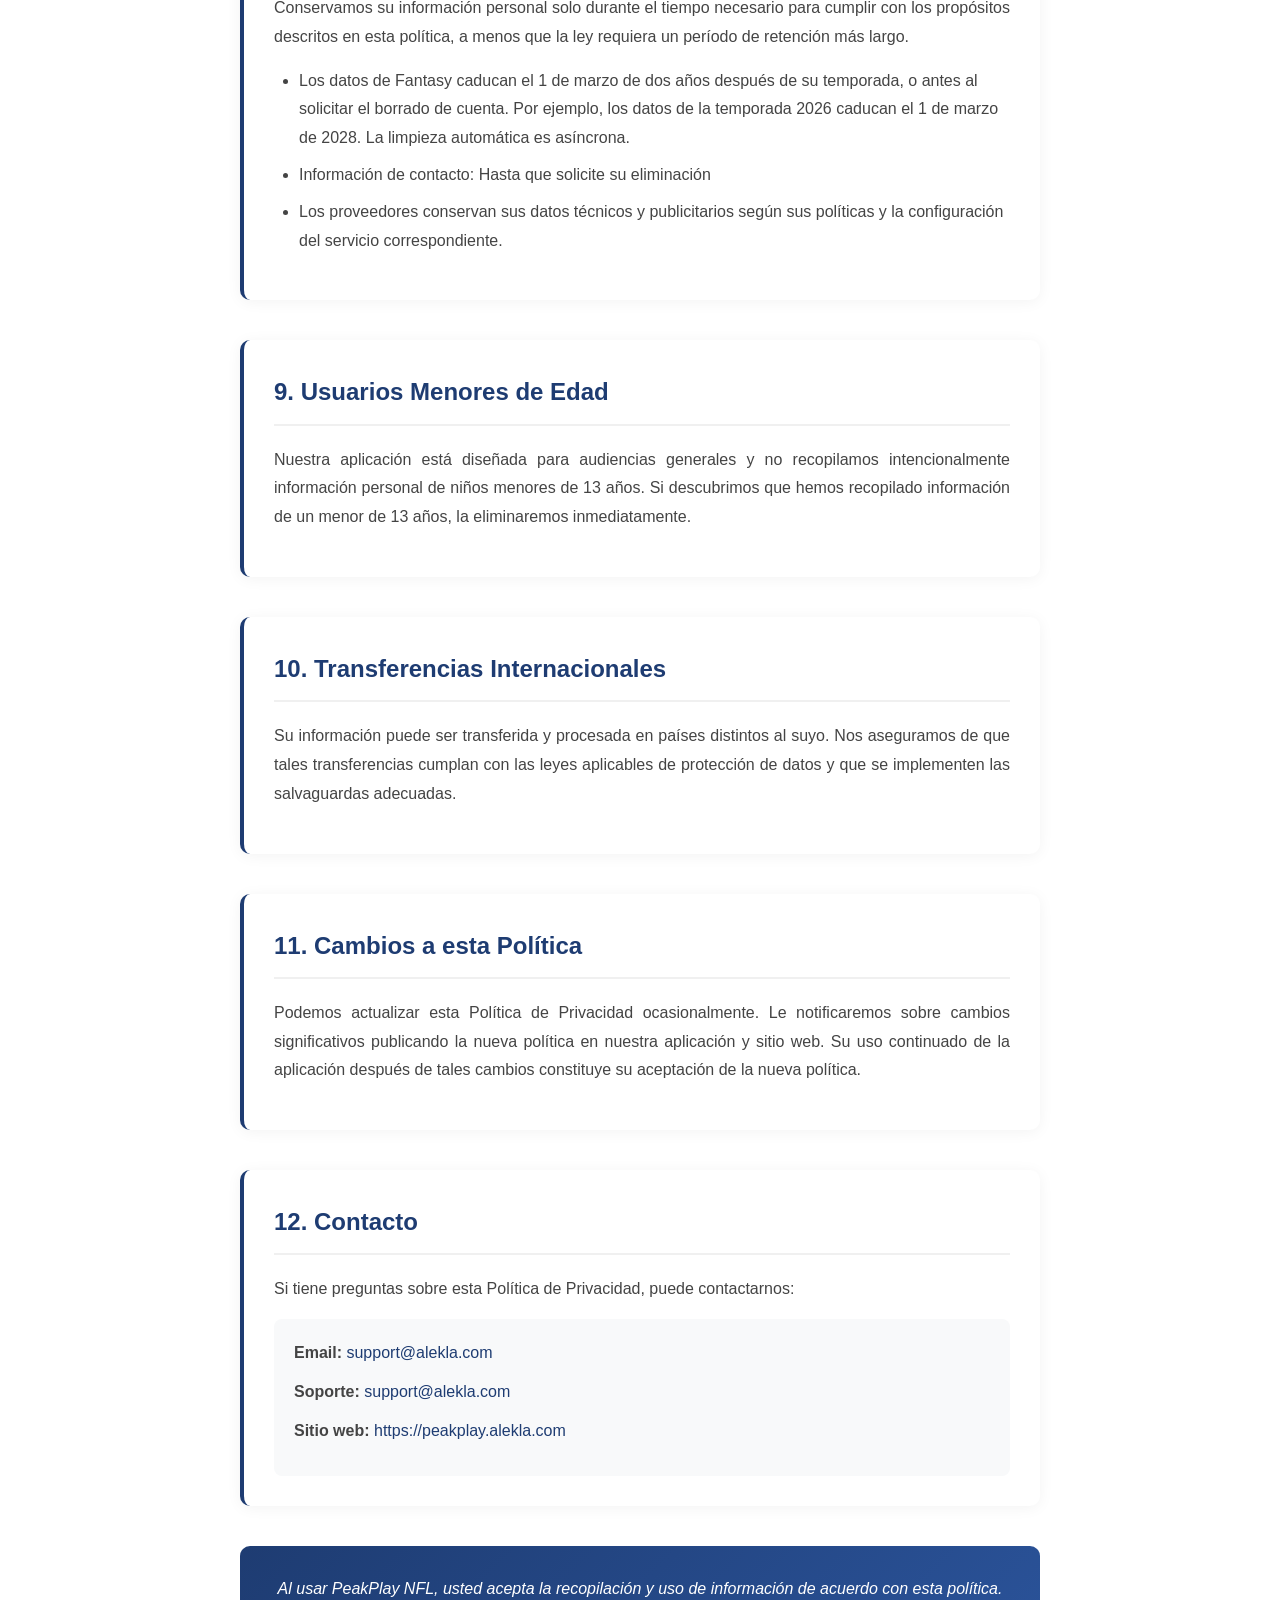
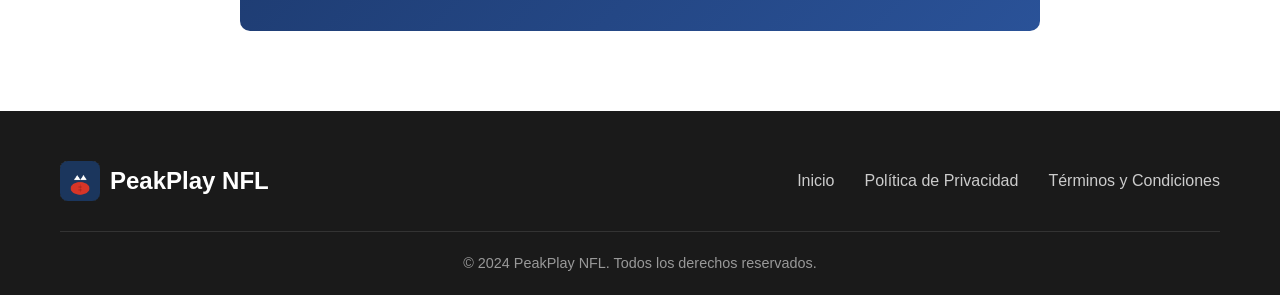
<file: privacy-policy.html>
<!DOCTYPE html>
<html lang="es">
<head>
    <meta charset="UTF-8">
    <meta name="viewport" content="width=device-width, initial-scale=1.0">
    <title>Política de Privacidad - PeakPlay NFL</title>
    <link rel="stylesheet" href="styles.css">
    <link rel="icon" type="image/x-icon" href="favicon.ico">
</head>
<body>
    <header>
        <nav class="navbar">
            <div class="nav-container">
                <div class="nav-logo">
                    <a href="index.html">
                        <img src="assets/logo.png" alt="PeakPlay NFL" class="logo">
                        <span class="brand-name">PeakPlay NFL</span>
                    </a>
                </div>
                <ul class="nav-menu">
                    <li><a href="index.html" class="nav-link">Inicio</a></li>
                    <li><a href="privacy-policy.html" class="nav-link active">Privacidad</a></li>
                    <li><a href="terms-conditions.html" class="nav-link">Términos</a></li>
                    <li><a href="privacy-policy-en.html" class="nav-link">English</a></li>

                </ul>
            </div>
        </nav>
    </header>

    <main class="legal-page">
        <div class="container">
            <div class="legal-header">
                <h1>Política de Privacidad</h1>
                <p class="last-updated">Última actualización: 16 de noviembre de 2026</p>
            </div>

            <div class="legal-content">
                <section class="legal-section">
                    <h2>1. Introducción</h2>
                    <p>
                        En PeakPlay NFL ("nosotros", "nuestro" o "la aplicación"), respetamos su privacidad y nos comprometemos 
                        a proteger la información personal que pueda recopilar a través de nuestra aplicación móvil. 
                        Esta Política de Privacidad describe cómo recopilamos, usamos y protegemos su información.
                    </p>
                </section>

                <section class="legal-section">
                    <h2>2. Información que Recopilamos</h2>
                    <h3>2.1 Información que usted proporciona</h3>
                    <ul>
                        <li>Información de contacto cuando se comunica con nosotros</li>
                        <li>Comentarios y feedback que comparte voluntariamente</li>
                        <li>Preferencias de la aplicación y configuraciones</li>
                    </ul>

                    <h3>2.2 Información recopilada automáticamente</h3>
                    <ul>
                        <li>Información del dispositivo (modelo, sistema operativo, versión)</li>
                        <li>Datos de uso de la aplicación (características utilizadas, tiempo de uso)</li>
                        <li>Información de rendimiento y crashes para mejorar la aplicación</li>
                        <li>Dirección IP y información de ubicación general (país/región)</li>
                    </ul>

                    <h3>2.3 Datos de terceros</h3>
                    <ul>
                        <li>Datos deportivos de ESPN API (información pública de NFL)</li>
                        <li>Información de publicidad de Google AdMob</li>
                    </ul>

                    <h3>2.4 Ligas de fantasy</h3>
                    <p>Las ligas de Fantasy y quitar anuncios están incluidos en PeakPlay Premium, con suscripciones mensual y anual.
                    Las cuentas elegibles de la tienda pueden recibir una prueba inicial de siete días. Los marcadores en vivo y las notificaciones de partidos siguen gratis.
                    Fantasy no tiene cuotas de participación, premios en efectivo ni apuestas.</p>
                    <p>Para Fantasy guardamos en Google Firebase:</p>
                    <ul>
                        <li>El identificador de cuenta y, si te registras, el correo usado para iniciar sesión y recuperar el acceso. Firebase Authentication gestiona la contraseña; no se guarda en las ligas ni se envía a RevenueCat.</li>
                        <li>Los nombres de liga y equipo que eliges, tu participación y las alineaciones semanales</li>
                        <li>Las denuncias que envías sobre una liga</li>
                    </ul>
                    <p>RevenueCat recibe el identificador de cuenta y los datos de compras y suscripciones de la tienda para verificar Premium, restauraciones, renovaciones y elegibilidad de la prueba. Apple o Google procesan el pago; no recibimos los datos de tu tarjeta.</p>
                    <p>Los miembros ven tu nombre de equipo. Los rivales reciben cada jugador elegido solo cuando comienza su partido. Puedes salir de una liga desde su menú. Los nombres no pueden ser ofensivos y las ligas se pueden denunciar.</p>
                    <p>Puedes solicitar el borrado desde Más → Cuenta de Fantasy incluso sin una suscripción activa. El servicio elimina tus participaciones, alineaciones, denuncias y datos de cuenta; las ligas compartidas pasan a otro miembro. El borrado puede quedar pendiente mientras terminan los proveedores y solo se muestra como completado tras confirmarlo. Un registro temporal de finalización impide que sesiones antiguas vuelvan a crear los datos y se programa para retirarse después de 48 horas.</p>
                    <p>Borrar la cuenta no cancela una suscripción de Apple o Google. Usa Gestionar suscripción de la tienda en la pantalla de cuenta para detener futuras renovaciones. Las tiendas conservan sus propios registros de facturación según sus políticas.</p>
                    <p>Para solicitar el borrado fuera de la app, visita la <a href="delete-account.html">página de borrado de cuenta de PeakPlay</a>.</p>
                </section>

                <section class="legal-section">
                    <h2>3. Cómo Usamos su Información</h2>
                    <p>Utilizamos la información recopilada para:</p>
                    <ul>
                        <li>Proporcionar y mantener la funcionalidad de la aplicación</li>
                        <li>Mostrar contenido deportivo actualizado y relevante</li>
                        <li>Mejorar y optimizar el rendimiento de la aplicación</li>
                        <li>Personalizar su experiencia de usuario</li>
                        <li>Mostrar publicidad relevante a través de Google AdMob</li>
                        <li>Analizar el uso para mejorar nuestros servicios</li>
                        <li>Comunicarnos con usted cuando sea necesario</li>
                        <li>Cumplir con requisitos legales y regulatorios</li>
                    </ul>
                </section>

                <section class="legal-section">
                    <h2>4. Compartir Información</h2>
                    <p>No vendemos, alquilamos o compartimos su información personal con terceros, excepto en los siguientes casos:</p>
                    <ul>
                        <li><strong>Proveedores de servicios:</strong> Google AdMob para publicidad, ESPN para datos deportivos, Google Firebase para cuentas, notificaciones y almacenamiento de ligas; RevenueCat para verificar suscripciones</li>
                        <li><strong>Cumplimiento legal:</strong> Cuando sea requerido por ley o para proteger nuestros derechos</li>
                        <li><strong>Transferencias comerciales:</strong> En caso de fusión, adquisición o venta de activos</li>
                        <li><strong>Con su consentimiento:</strong> Cuando usted nos dé permiso específico</li>
                    </ul>
                </section>

                <section class="legal-section">
                    <h2>5. Publicidad y Google AdMob</h2>
                    <p>
                        Nuestra aplicación utiliza Google AdMob para mostrar anuncios. AdMob puede recopilar información 
                        sobre su dispositivo y uso de la aplicación para entregar anuncios, limitar repeticiones, prevenir fraude y medir el rendimiento. PeakPlay 1.5.0 en iOS solicita anuncios no personalizados, desactiva el identificador propio del editor de Google y no solicita acceso al identificador publicitario de Apple (IDFA).
                    </p>
                    <ul>
                        <li>Cuando corresponde, solicitamos sus preferencias de privacidad publicitaria antes de pedir anuncios. Puede revisarlas desde More → Ad privacy choices cuando esa opción sea necesaria para su región.</li>
                        <li>Google AdMob está sujeto a su propia política de privacidad</li>
                        <li>Los anuncios financian las funciones gratuitas. Premium elimina los anuncios.</li>
                    </ul>
                    <p>
                        Para más información sobre las prácticas de privacidad de Google, visite: 
                        <a href="https://policies.google.com/privacy" target="_blank">https://policies.google.com/privacy</a>
                    </p>
                </section>

                <section class="legal-section">
                    <h2>6. Seguridad de los Datos</h2>
                    <p>
                        Implementamos medidas de seguridad técnicas y organizativas apropiadas para proteger su información 
                        personal contra acceso no autorizado, alteración, divulgación o destrucción.
                    </p>
                    <ul>
                        <li>Cifrado de datos en tránsito y en reposo</li>
                        <li>Acceso limitado a información personal solo para personal autorizado</li>
                        <li>Monitoreo regular de nuestros sistemas de seguridad</li>
                        <li>Actualizaciones regulares de seguridad</li>
                    </ul>
                </section>

                <section class="legal-section">
                    <h2>7. Sus Derechos</h2>
                    <p>Dependiendo de su jurisdicción, usted puede tener los siguientes derechos:</p>
                    <ul>
                        <li><strong>Acceso:</strong> Solicitar información sobre los datos que tenemos sobre usted</li>
                        <li><strong>Corrección:</strong> Solicitar la corrección de información inexacta</li>
                        <li><strong>Eliminación:</strong> Solicitar la eliminación de su información personal</li>
                        <li><strong>Portabilidad:</strong> Recibir sus datos en un formato estructurado</li>
                        <li><strong>Oposición:</strong> Oponerse al procesamiento de sus datos para ciertos fines</li>
                        <li><strong>Restricción:</strong> Solicitar la restricción del procesamiento</li>
                    </ul>
                    <p>Para ejercer estos derechos, contáctenos en: <a href="mailto:support@alekla.com">support@alekla.com</a></p>
                </section>

                <section class="legal-section">
                    <h2>8. Retención de Datos</h2>
                    <p>
                        Conservamos su información personal solo durante el tiempo necesario para cumplir con los propósitos 
                        descritos en esta política, a menos que la ley requiera un período de retención más largo.
                    </p>
                    <ul>
                        <li>Los datos de Fantasy caducan el 1 de marzo de dos años después de su temporada, o antes al solicitar el borrado de cuenta. Por ejemplo, los datos de la temporada 2026 caducan el 1 de marzo de 2028. La limpieza automática es asíncrona.</li>
                        <li>Información de contacto: Hasta que solicite su eliminación</li>
                        <li>Los proveedores conservan sus datos técnicos y publicitarios según sus políticas y la configuración del servicio correspondiente.</li>
                    </ul>
                </section>

                <section class="legal-section">
                    <h2>9. Usuarios Menores de Edad</h2>
                    <p>
                        Nuestra aplicación está diseñada para audiencias generales y no recopilamos intencionalmente 
                        información personal de niños menores de 13 años. Si descubrimos que hemos recopilado 
                        información de un menor de 13 años, la eliminaremos inmediatamente.
                    </p>
                </section>

                <section class="legal-section">
                    <h2>10. Transferencias Internacionales</h2>
                    <p>
                        Su información puede ser transferida y procesada en países distintos al suyo. 
                        Nos aseguramos de que tales transferencias cumplan con las leyes aplicables de protección de datos 
                        y que se implementen las salvaguardas adecuadas.
                    </p>
                </section>

                <section class="legal-section">
                    <h2>11. Cambios a esta Política</h2>
                    <p>
                        Podemos actualizar esta Política de Privacidad ocasionalmente. Le notificaremos sobre cambios 
                        significativos publicando la nueva política en nuestra aplicación y sitio web. 
                        Su uso continuado de la aplicación después de tales cambios constituye su aceptación de la nueva política.
                    </p>
                </section>

                <section class="legal-section">
                    <h2>12. Contacto</h2>
                    <p>Si tiene preguntas sobre esta Política de Privacidad, puede contactarnos:</p>
                    <div class="contact-info">
                        <p><strong>Email:</strong> <a href="mailto:support@alekla.com">support@alekla.com</a></p>
                        <p><strong>Soporte:</strong> <a href="mailto:support@alekla.com">support@alekla.com</a></p>
                        <p><strong>Sitio web:</strong> <a href="https://peakplay.alekla.com">https://peakplay.alekla.com</a></p>
                    </div>
                </section>

                <div class="legal-footer">
                    <p><em>
                        Al usar PeakPlay NFL, usted acepta la recopilación y uso de información de acuerdo con esta política.
                    </em></p>
                </div>
            </div>
        </div>
    </main>

    <footer>
        <div class="container">
            <div class="footer-content">
                <div class="footer-section">
                    <div class="footer-logo">
                        <a href="index.html">
                            <img src="assets/logo.png" alt="PeakPlay NFL" class="logo">
                            <span class="brand-name">PeakPlay NFL</span>
                        </a>
                    </div>
                </div>
                <div class="footer-section">
                    <ul>
                        <li><a href="index.html">Inicio</a></li>
                        <li><a href="privacy-policy.html">Política de Privacidad</a></li>
                        <li><a href="terms-conditions.html">Términos y Condiciones</a></li>
                    </ul>
                </div>
            </div>
            <div class="footer-bottom">
                <p>&copy; 2024 PeakPlay NFL. Todos los derechos reservados.</p>
            </div>
        </div>
    </footer>
</body>
</html>
</file>
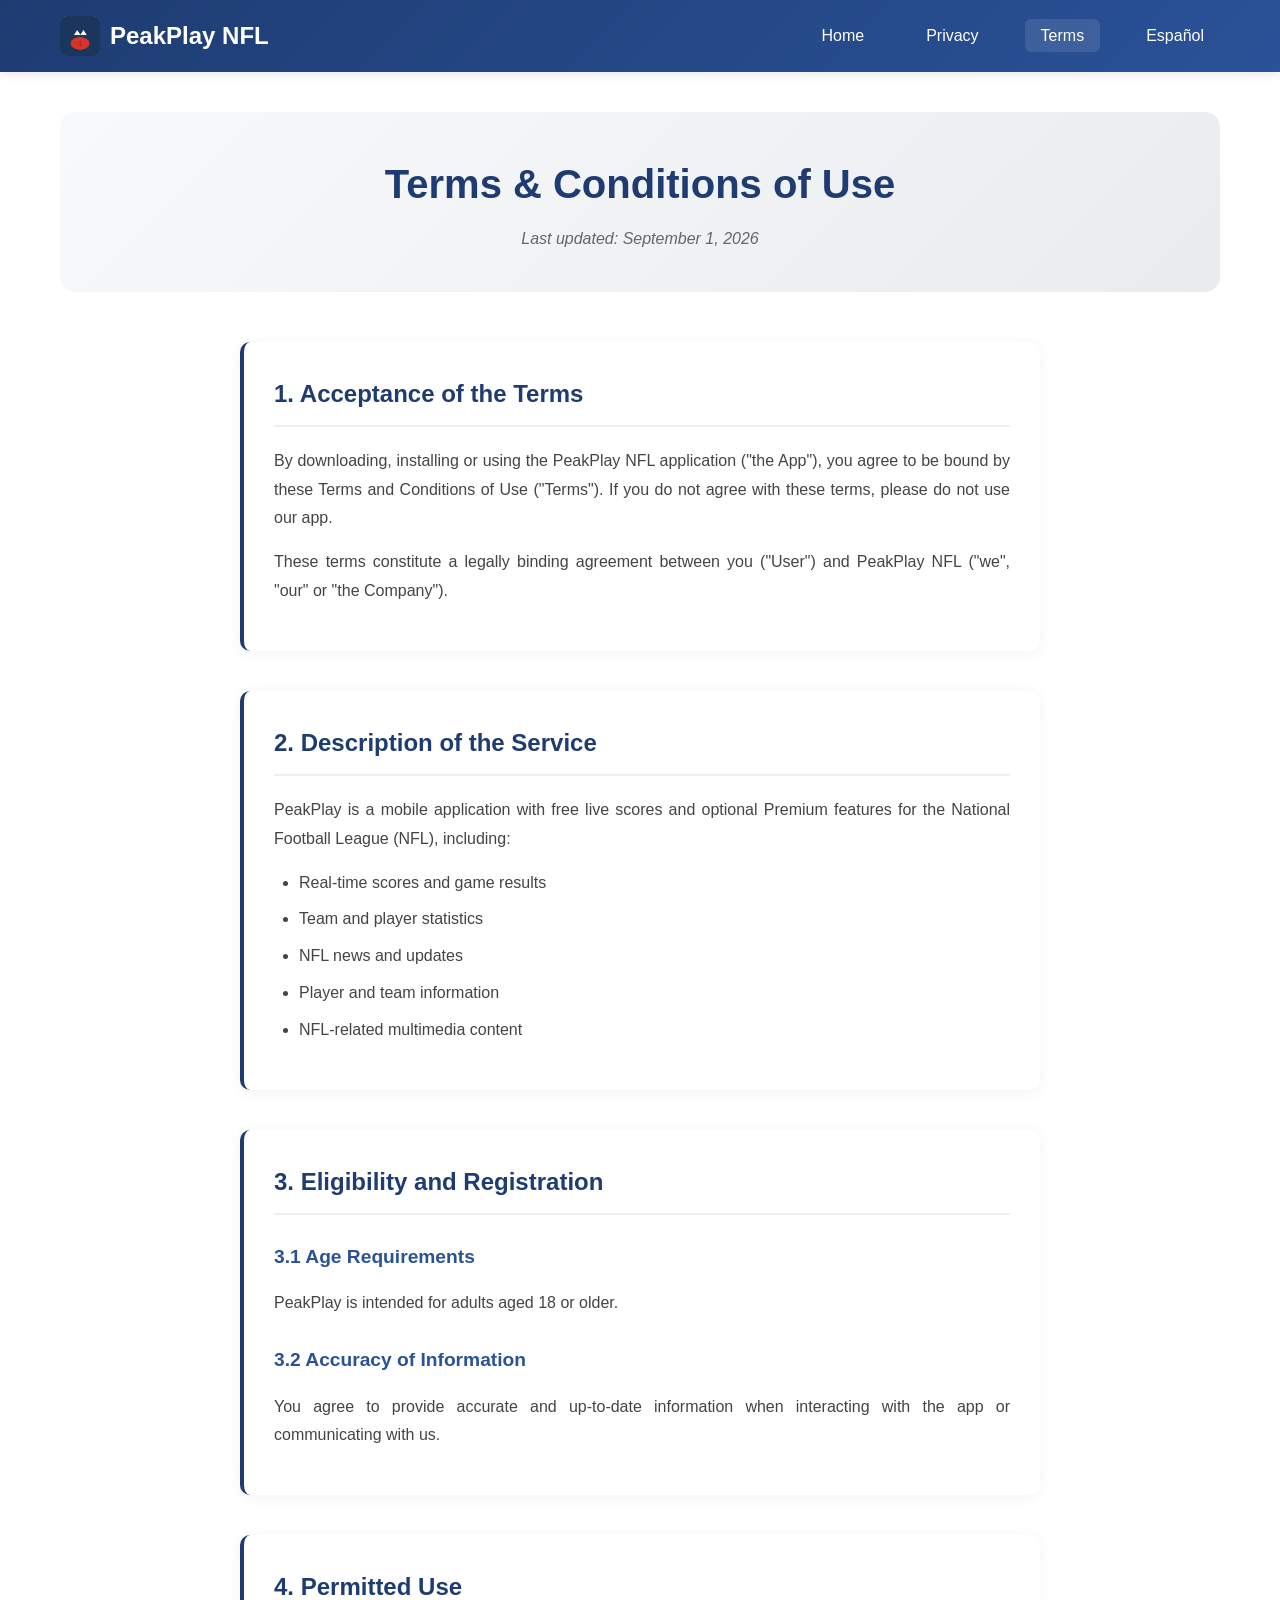
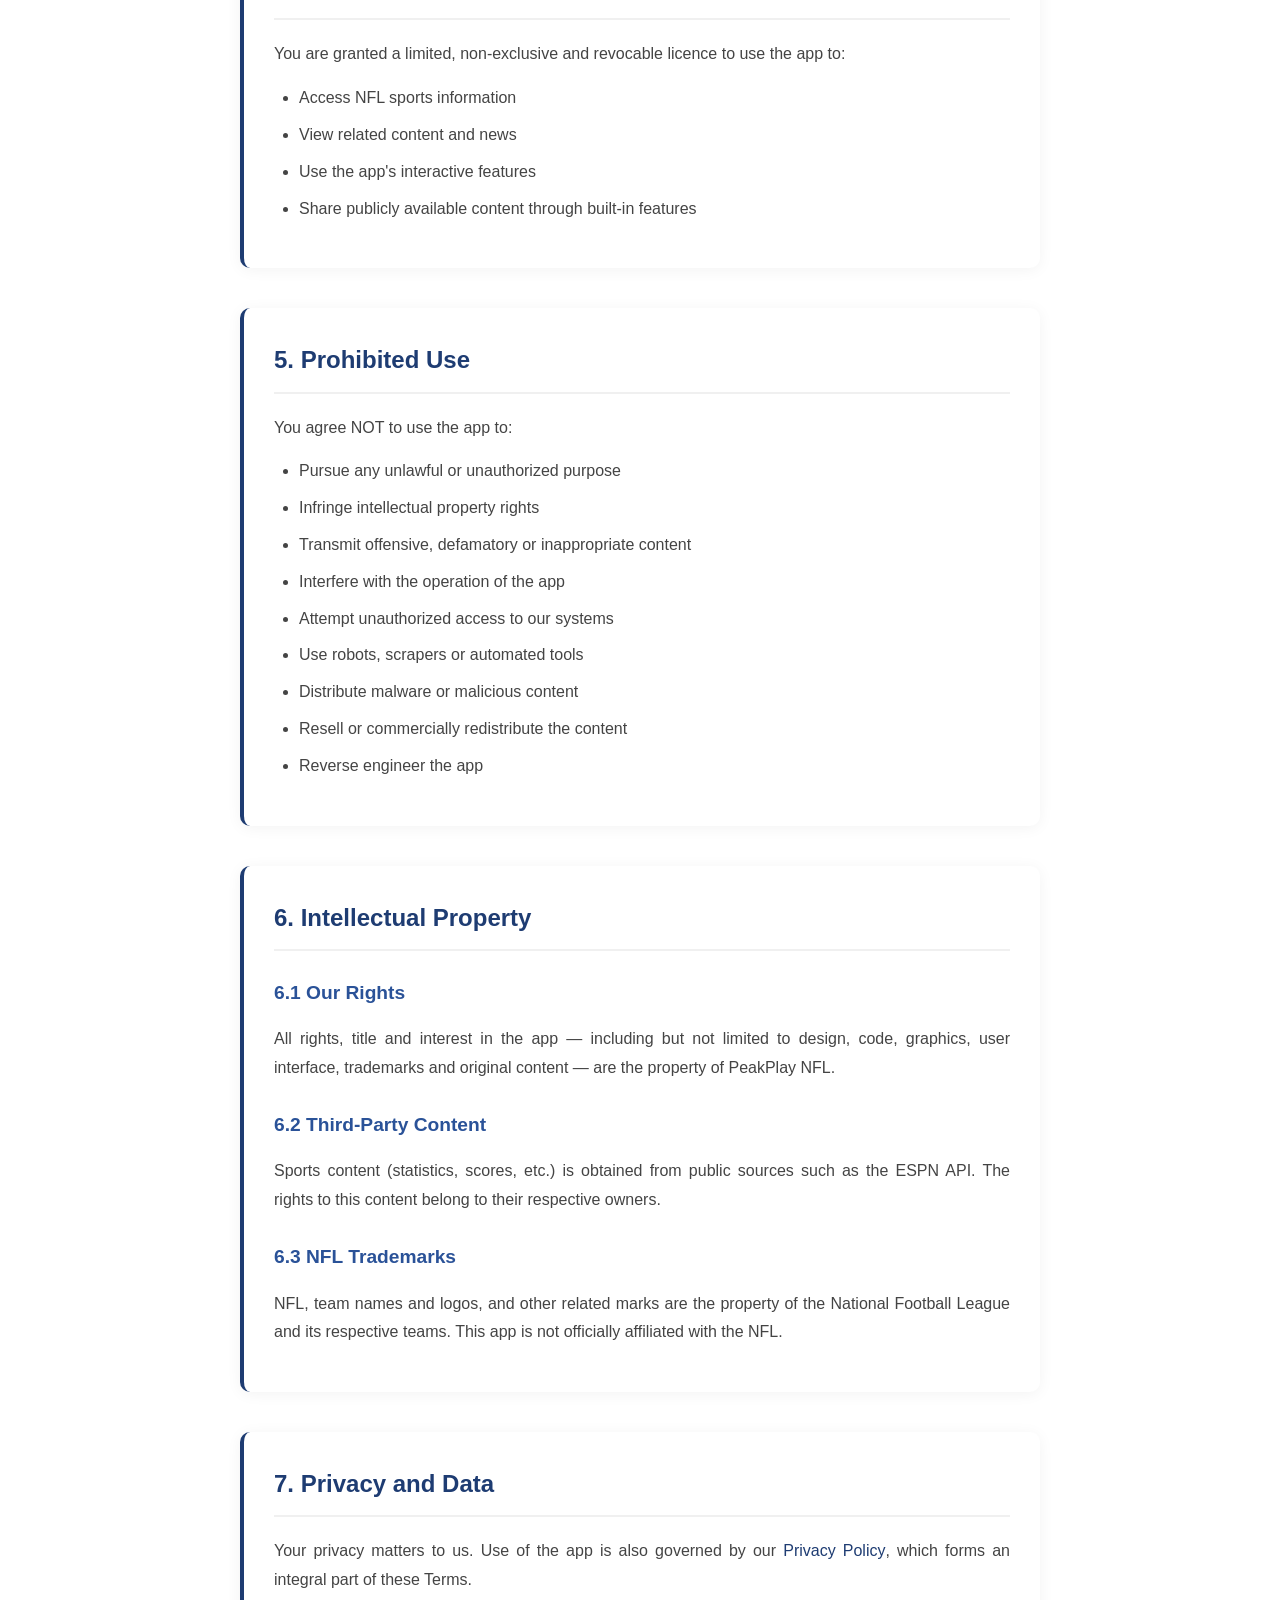
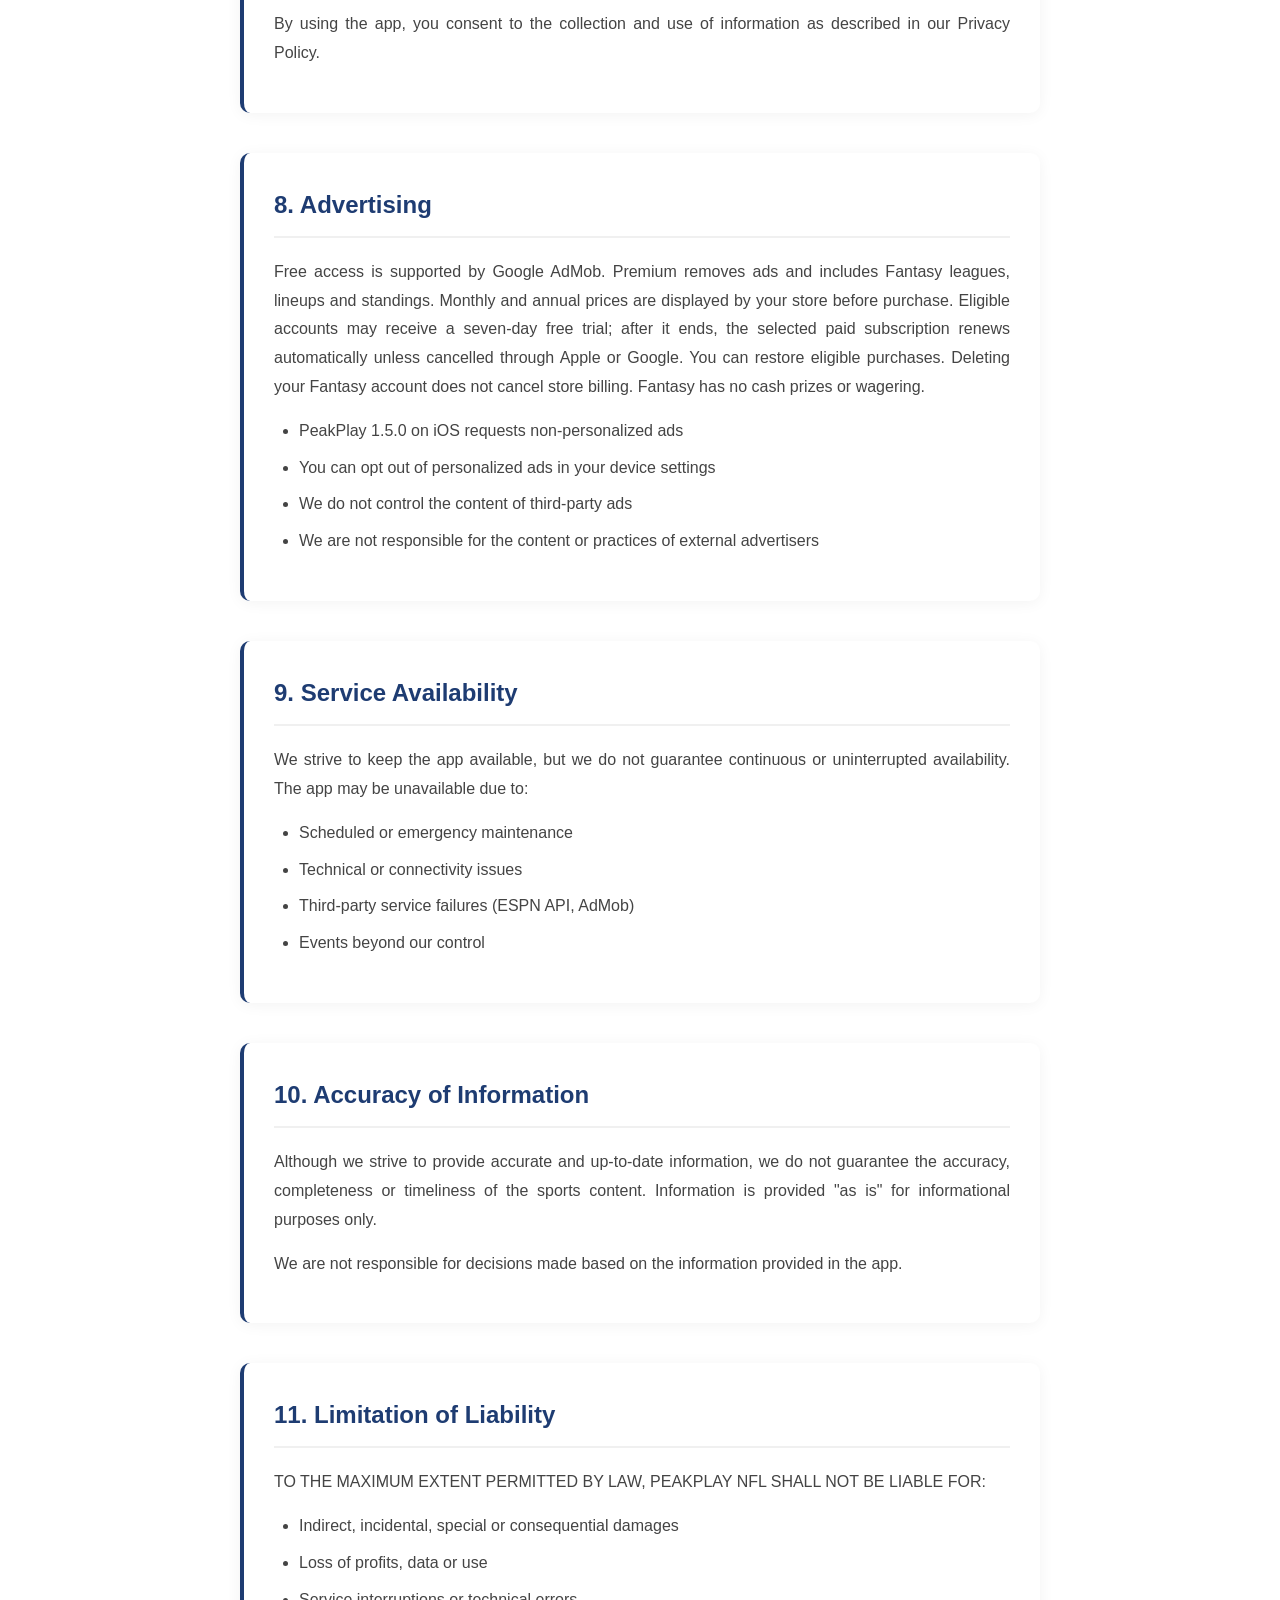
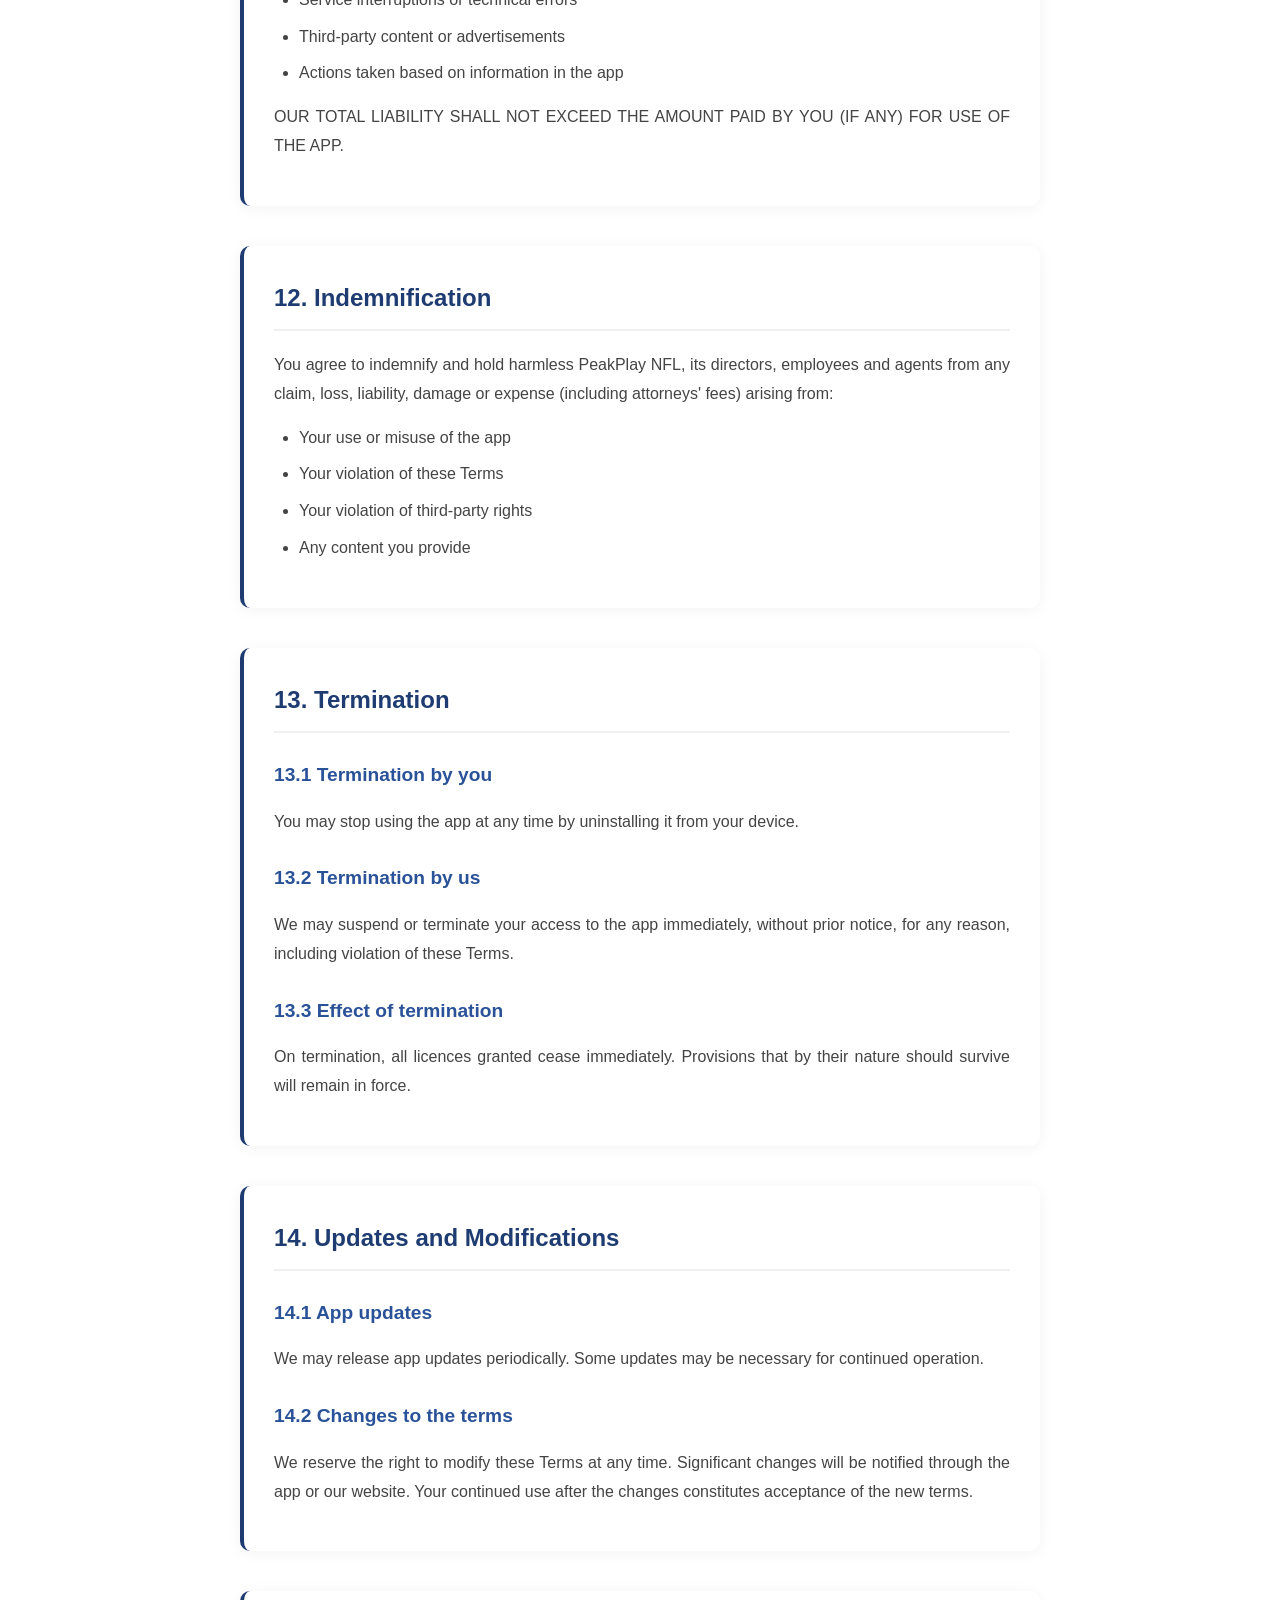
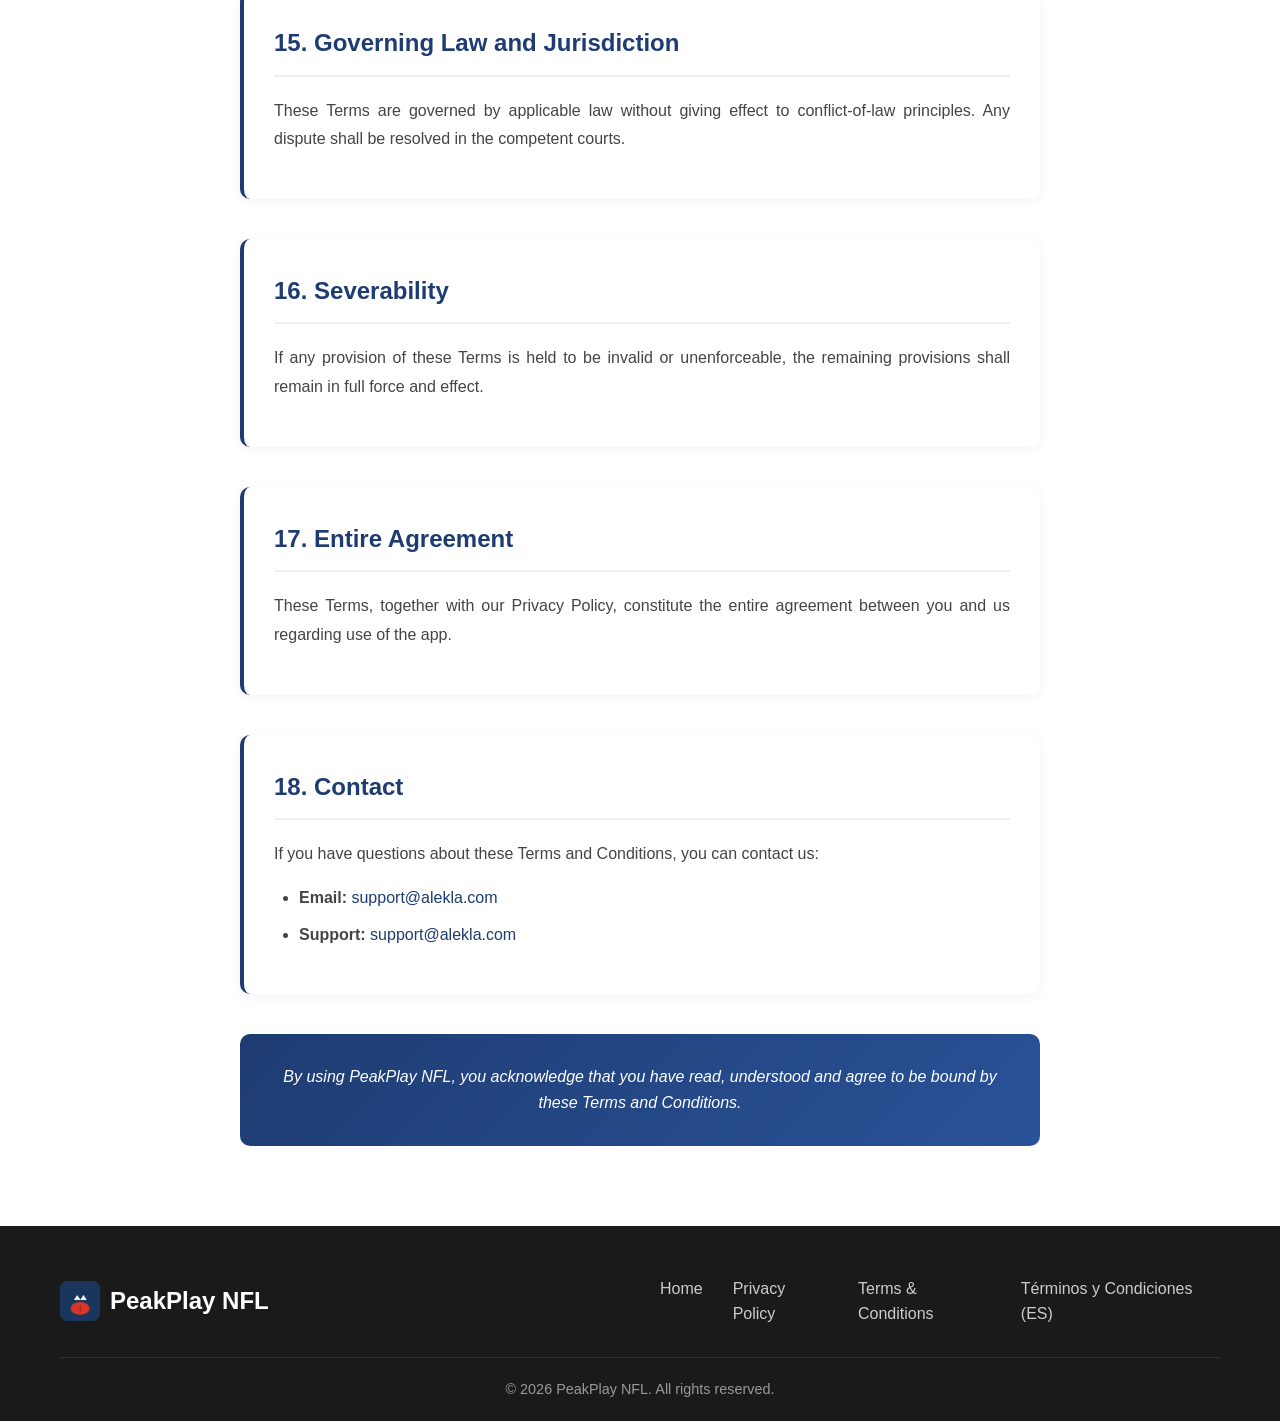
<file: terms-conditions-en.html>
<!DOCTYPE html>
<html lang="en">
<head>
    <meta charset="UTF-8">
    <meta name="viewport" content="width=device-width, initial-scale=1.0">
    <title>Terms &amp; Conditions - PeakPlay NFL</title>
    <link rel="stylesheet" href="styles.css">
    <link rel="icon" type="image/x-icon" href="favicon.ico">
</head>
<body>
    <header>
        <nav class="navbar">
            <div class="nav-container">
                <div class="nav-logo">
                    <a href="index.html">
                        <img src="assets/logo.png" alt="PeakPlay NFL" class="logo">
                        <span class="brand-name">PeakPlay NFL</span>
                    </a>
                </div>
                <ul class="nav-menu">
                    <li><a href="index.html" class="nav-link">Home</a></li>
                    <li><a href="privacy-policy-en.html" class="nav-link">Privacy</a></li>
                    <li><a href="terms-conditions-en.html" class="nav-link active">Terms</a></li>
                    <li><a href="terms-conditions.html" class="nav-link">Español</a></li>
                </ul>
            </div>
        </nav>
    </header>

    <main class="legal-page">
        <div class="container">
            <div class="legal-header">
                <h1>Terms &amp; Conditions of Use</h1>
                <p class="last-updated">Last updated: September 1, 2026</p>
            </div>

            <div class="legal-content">
                <section class="legal-section">
                    <h2>1. Acceptance of the Terms</h2>
                    <p>
                        By downloading, installing or using the PeakPlay NFL application ("the App"), you agree to be
                        bound by these Terms and Conditions of Use ("Terms"). If you do not agree with these terms,
                        please do not use our app.
                    </p>
                    <p>
                        These terms constitute a legally binding agreement between you ("User") and PeakPlay NFL
                        ("we", "our" or "the Company").
                    </p>
                </section>

                <section class="legal-section">
                    <h2>2. Description of the Service</h2>
                    <p>
                        PeakPlay is a mobile application with free live scores and optional Premium features for the
                        National Football League (NFL), including:
                    </p>
                    <ul>
                        <li>Real-time scores and game results</li>
                        <li>Team and player statistics</li>
                        <li>NFL news and updates</li>
                        <li>Player and team information</li>
                        <li>NFL-related multimedia content</li>
                    </ul>
                </section>

                <section class="legal-section">
                    <h2>3. Eligibility and Registration</h2>
                    <h3>3.1 Age Requirements</h3>
                    <p>
                        PeakPlay is intended for adults aged 18 or older.
                    </p>
                    <h3>3.2 Accuracy of Information</h3>
                    <p>
                        You agree to provide accurate and up-to-date information when interacting with the app
                        or communicating with us.
                    </p>
                </section>

                <section class="legal-section">
                    <h2>4. Permitted Use</h2>
                    <p>You are granted a limited, non-exclusive and revocable licence to use the app to:</p>
                    <ul>
                        <li>Access NFL sports information</li>
                        <li>View related content and news</li>
                        <li>Use the app's interactive features</li>
                        <li>Share publicly available content through built-in features</li>
                    </ul>
                </section>

                <section class="legal-section">
                    <h2>5. Prohibited Use</h2>
                    <p>You agree NOT to use the app to:</p>
                    <ul>
                        <li>Pursue any unlawful or unauthorized purpose</li>
                        <li>Infringe intellectual property rights</li>
                        <li>Transmit offensive, defamatory or inappropriate content</li>
                        <li>Interfere with the operation of the app</li>
                        <li>Attempt unauthorized access to our systems</li>
                        <li>Use robots, scrapers or automated tools</li>
                        <li>Distribute malware or malicious content</li>
                        <li>Resell or commercially redistribute the content</li>
                        <li>Reverse engineer the app</li>
                    </ul>
                </section>

                <section class="legal-section">
                    <h2>6. Intellectual Property</h2>
                    <h3>6.1 Our Rights</h3>
                    <p>
                        All rights, title and interest in the app — including but not limited to design, code,
                        graphics, user interface, trademarks and original content — are the property of PeakPlay NFL.
                    </p>
                    <h3>6.2 Third-Party Content</h3>
                    <p>
                        Sports content (statistics, scores, etc.) is obtained from public sources such as the ESPN API.
                        The rights to this content belong to their respective owners.
                    </p>
                    <h3>6.3 NFL Trademarks</h3>
                    <p>
                        NFL, team names and logos, and other related marks are the property of the National Football
                        League and its respective teams. This app is not officially affiliated with the NFL.
                    </p>
                </section>

                <section class="legal-section">
                    <h2>7. Privacy and Data</h2>
                    <p>
                        Your privacy matters to us. Use of the app is also governed by our
                        <a href="privacy-policy-en.html">Privacy Policy</a>, which forms an integral part of these Terms.
                    </p>
                    <p>
                        By using the app, you consent to the collection and use of information as described in our
                        Privacy Policy.
                    </p>
                </section>

                <section class="legal-section">
                    <h2>8. Advertising</h2>
                    <p>
                        Free access is supported by Google AdMob. Premium removes ads and includes Fantasy leagues,
                        lineups and standings. Monthly and annual prices are displayed by your store before purchase.
                        Eligible accounts may receive a seven-day free trial; after it ends, the selected paid subscription
                        renews automatically unless cancelled through Apple or Google. You can restore eligible purchases.
                        Deleting your Fantasy account does not cancel store billing. Fantasy has no cash prizes or wagering.
                    </p>
                    <ul>
                        <li>PeakPlay 1.5.0 on iOS requests non-personalized ads</li>
                        <li>You can opt out of personalized ads in your device settings</li>
                        <li>We do not control the content of third-party ads</li>
                        <li>We are not responsible for the content or practices of external advertisers</li>
                    </ul>
                </section>

                <section class="legal-section">
                    <h2>9. Service Availability</h2>
                    <p>
                        We strive to keep the app available, but we do not guarantee continuous or uninterrupted
                        availability. The app may be unavailable due to:
                    </p>
                    <ul>
                        <li>Scheduled or emergency maintenance</li>
                        <li>Technical or connectivity issues</li>
                        <li>Third-party service failures (ESPN API, AdMob)</li>
                        <li>Events beyond our control</li>
                    </ul>
                </section>

                <section class="legal-section">
                    <h2>10. Accuracy of Information</h2>
                    <p>
                        Although we strive to provide accurate and up-to-date information, we do not guarantee the
                        accuracy, completeness or timeliness of the sports content. Information is provided
                        "as is" for informational purposes only.
                    </p>
                    <p>We are not responsible for decisions made based on the information provided in the app.</p>
                </section>

                <section class="legal-section">
                    <h2>11. Limitation of Liability</h2>
                    <p>TO THE MAXIMUM EXTENT PERMITTED BY LAW, PEAKPLAY NFL SHALL NOT BE LIABLE FOR:</p>
                    <ul>
                        <li>Indirect, incidental, special or consequential damages</li>
                        <li>Loss of profits, data or use</li>
                        <li>Service interruptions or technical errors</li>
                        <li>Third-party content or advertisements</li>
                        <li>Actions taken based on information in the app</li>
                    </ul>
                    <p>
                        OUR TOTAL LIABILITY SHALL NOT EXCEED THE AMOUNT PAID BY YOU (IF ANY)
                        FOR USE OF THE APP.
                    </p>
                </section>

                <section class="legal-section">
                    <h2>12. Indemnification</h2>
                    <p>
                        You agree to indemnify and hold harmless PeakPlay NFL, its directors, employees and agents
                        from any claim, loss, liability, damage or expense (including attorneys' fees) arising from:
                    </p>
                    <ul>
                        <li>Your use or misuse of the app</li>
                        <li>Your violation of these Terms</li>
                        <li>Your violation of third-party rights</li>
                        <li>Any content you provide</li>
                    </ul>
                </section>

                <section class="legal-section">
                    <h2>13. Termination</h2>
                    <h3>13.1 Termination by you</h3>
                    <p>You may stop using the app at any time by uninstalling it from your device.</p>
                    <h3>13.2 Termination by us</h3>
                    <p>
                        We may suspend or terminate your access to the app immediately, without prior notice,
                        for any reason, including violation of these Terms.
                    </p>
                    <h3>13.3 Effect of termination</h3>
                    <p>
                        On termination, all licences granted cease immediately. Provisions that by their nature
                        should survive will remain in force.
                    </p>
                </section>

                <section class="legal-section">
                    <h2>14. Updates and Modifications</h2>
                    <h3>14.1 App updates</h3>
                    <p>
                        We may release app updates periodically. Some updates may be necessary for continued operation.
                    </p>
                    <h3>14.2 Changes to the terms</h3>
                    <p>
                        We reserve the right to modify these Terms at any time. Significant changes will be notified
                        through the app or our website. Your continued use after the changes constitutes acceptance
                        of the new terms.
                    </p>
                </section>

                <section class="legal-section">
                    <h2>15. Governing Law and Jurisdiction</h2>
                    <p>
                        These Terms are governed by applicable law without giving effect to conflict-of-law principles.
                        Any dispute shall be resolved in the competent courts.
                    </p>
                </section>

                <section class="legal-section">
                    <h2>16. Severability</h2>
                    <p>
                        If any provision of these Terms is held to be invalid or unenforceable, the remaining
                        provisions shall remain in full force and effect.
                    </p>
                </section>

                <section class="legal-section">
                    <h2>17. Entire Agreement</h2>
                    <p>
                        These Terms, together with our Privacy Policy, constitute the entire agreement between you
                        and us regarding use of the app.
                    </p>
                </section>

                <section class="legal-section">
                    <h2>18. Contact</h2>
                    <p>If you have questions about these Terms and Conditions, you can contact us:</p>
                    <ul>
                        <li><strong>Email:</strong> <a href="mailto:support@alekla.com">support@alekla.com</a></li>
                        <li><strong>Support:</strong> <a href="mailto:support@alekla.com">support@alekla.com</a></li>
                    </ul>
                </section>

                <div class="legal-footer">
                    <p><em>
                        By using PeakPlay NFL, you acknowledge that you have read, understood and agree to be bound
                        by these Terms and Conditions.
                    </em></p>
                </div>
            </div>
        </div>
    </main>

    <footer>
        <div class="container">
            <div class="footer-content">
                <div class="footer-section">
                    <div class="footer-logo">
                        <a href="index.html">
                            <img src="assets/logo.png" alt="PeakPlay NFL" class="logo">
                            <span class="brand-name">PeakPlay NFL</span>
                        </a>
                    </div>
                </div>
                <div class="footer-section">
                    <ul>
                        <li><a href="index.html">Home</a></li>
                        <li><a href="privacy-policy-en.html">Privacy Policy</a></li>
                        <li><a href="terms-conditions-en.html">Terms &amp; Conditions</a></li>
                        <li><a href="terms-conditions.html">Términos y Condiciones (ES)</a></li>
                    </ul>
                </div>
            </div>
            <div class="footer-bottom">
                <p>&copy; 2026 PeakPlay NFL. All rights reserved.</p>
            </div>
        </div>
    </footer>
</body>
</html>
</file>
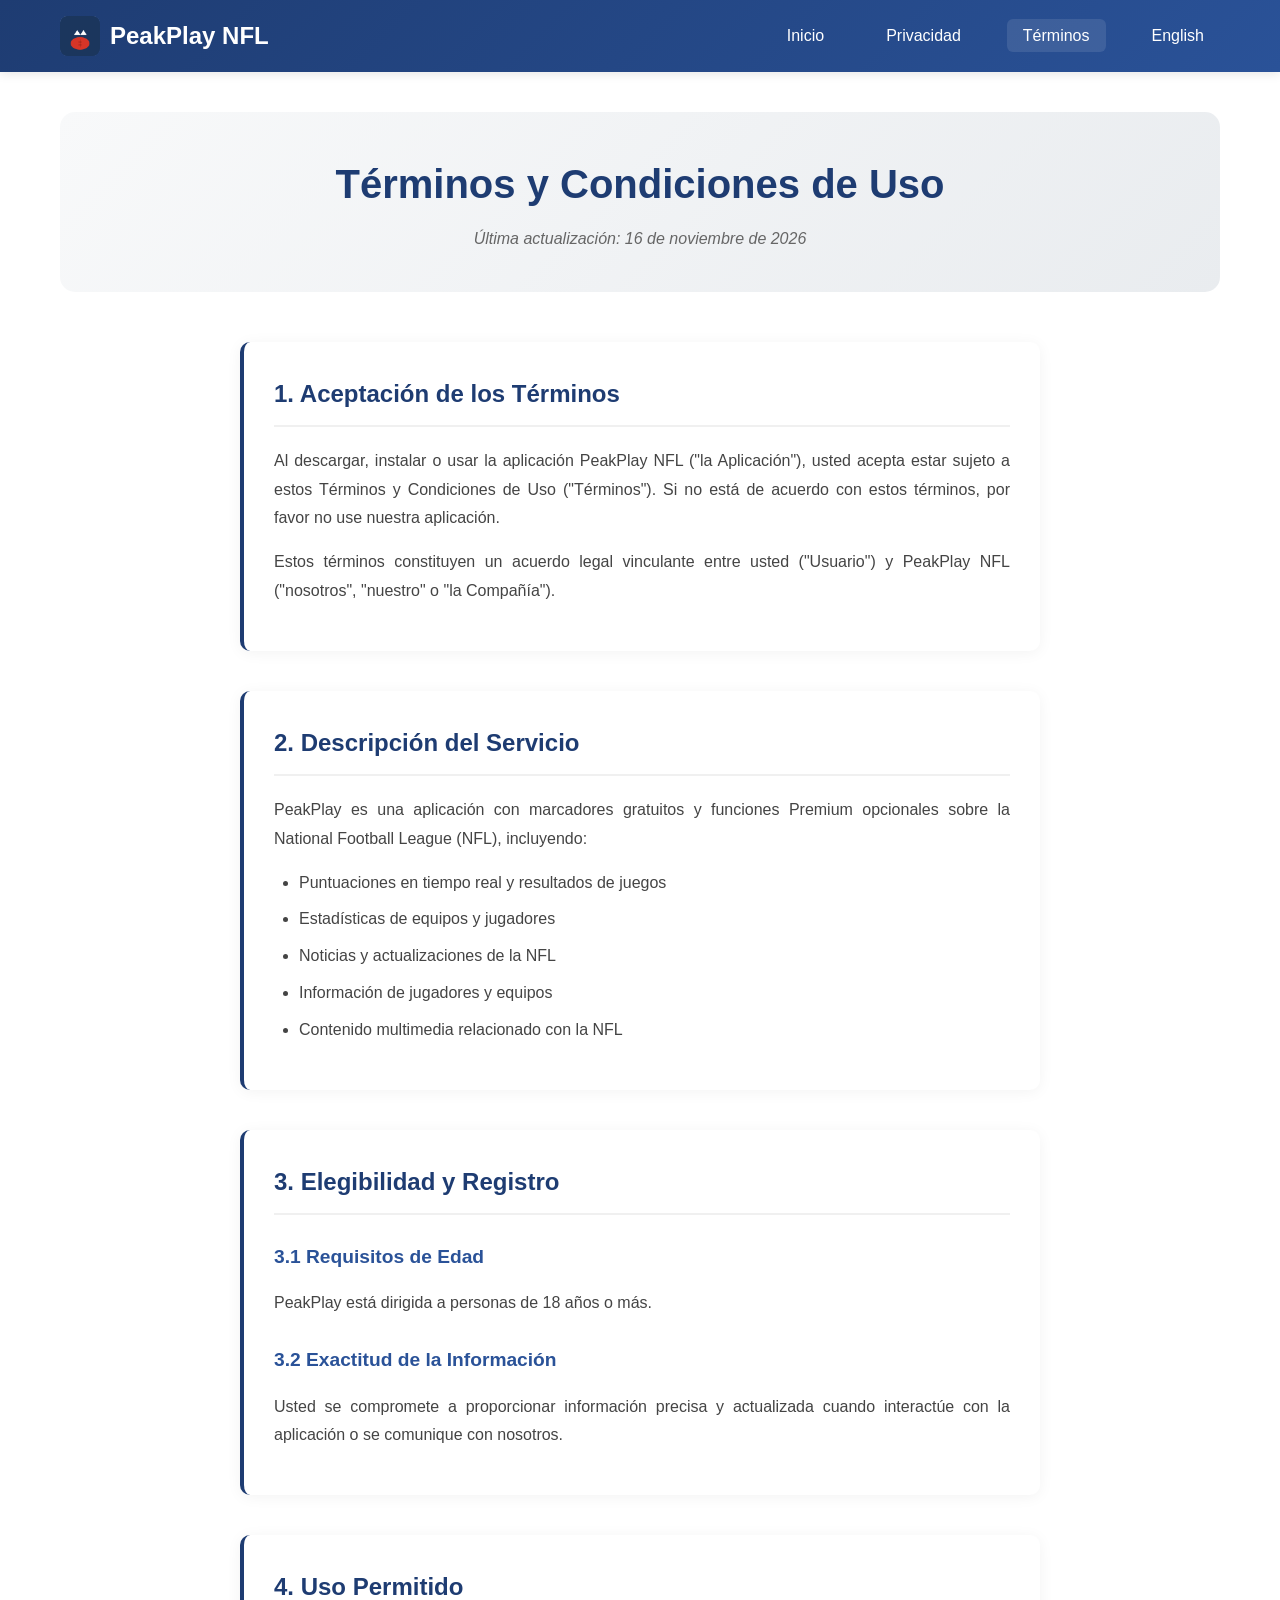
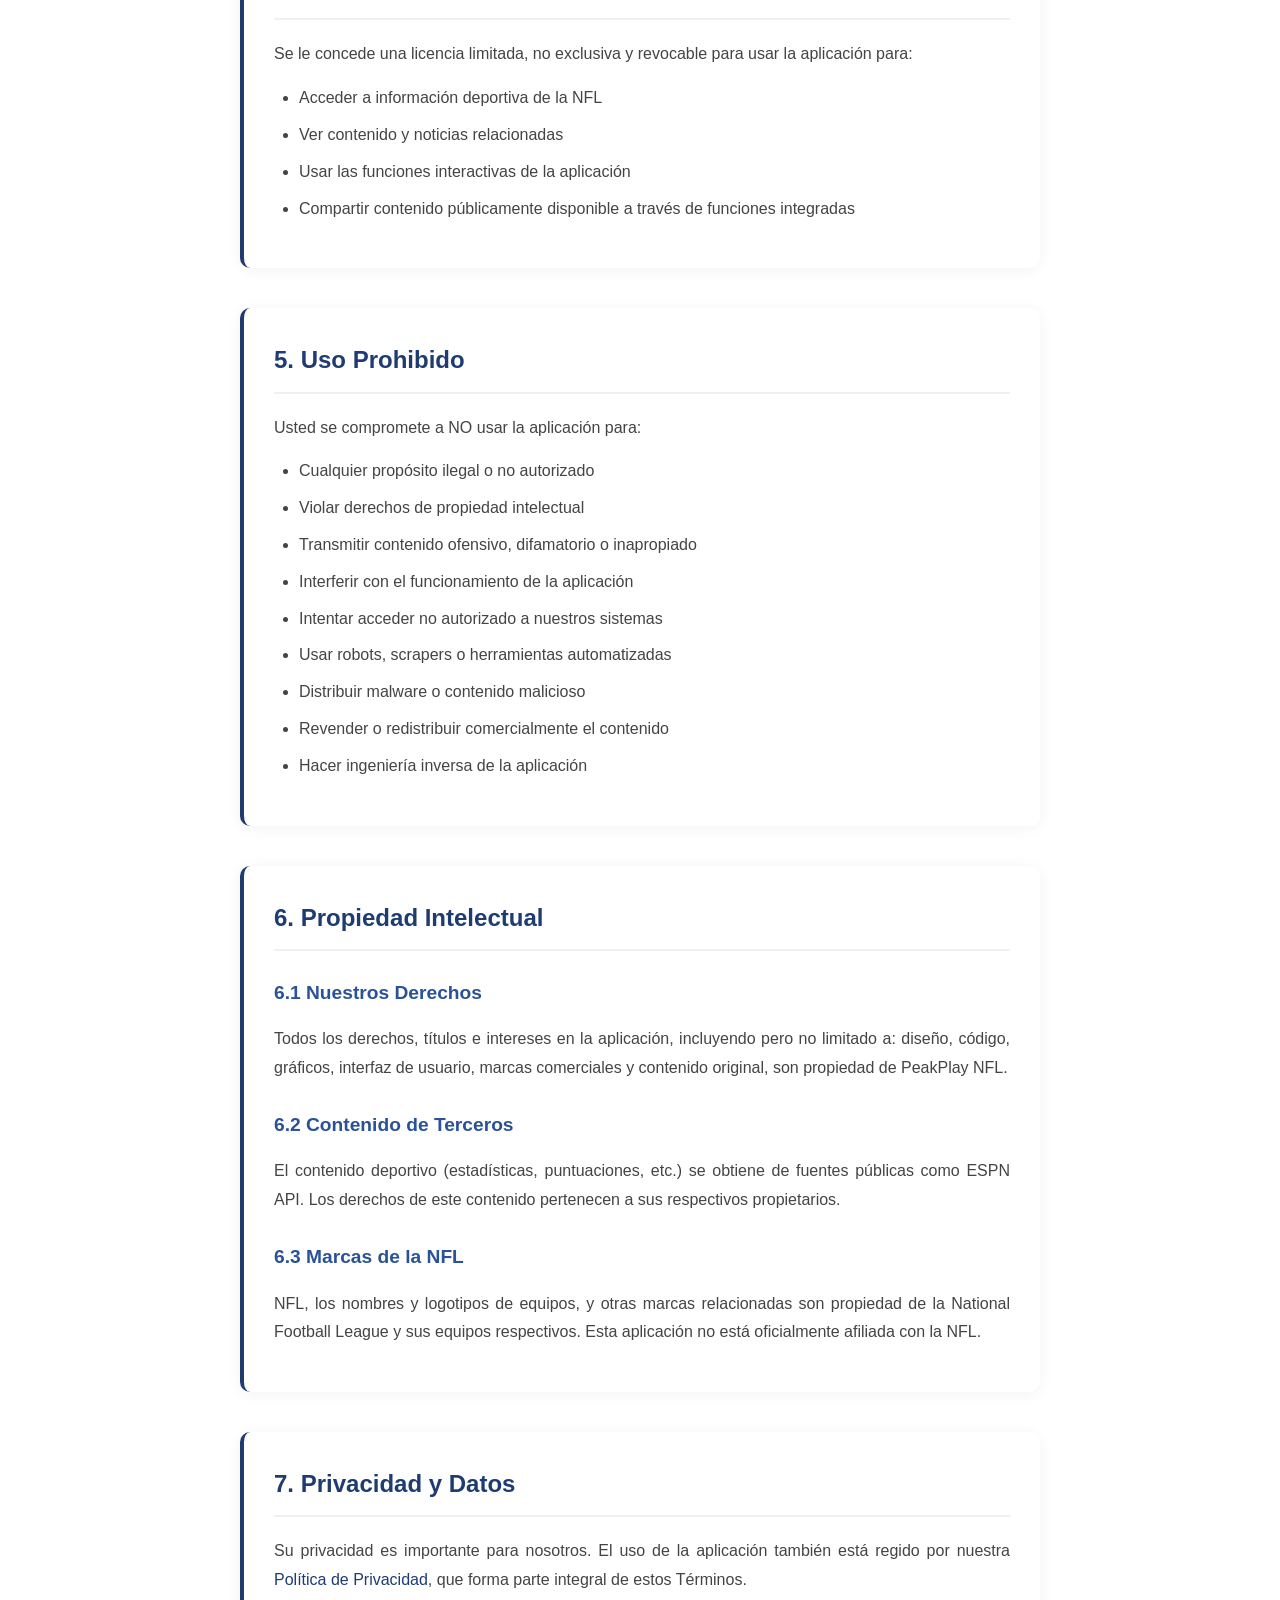
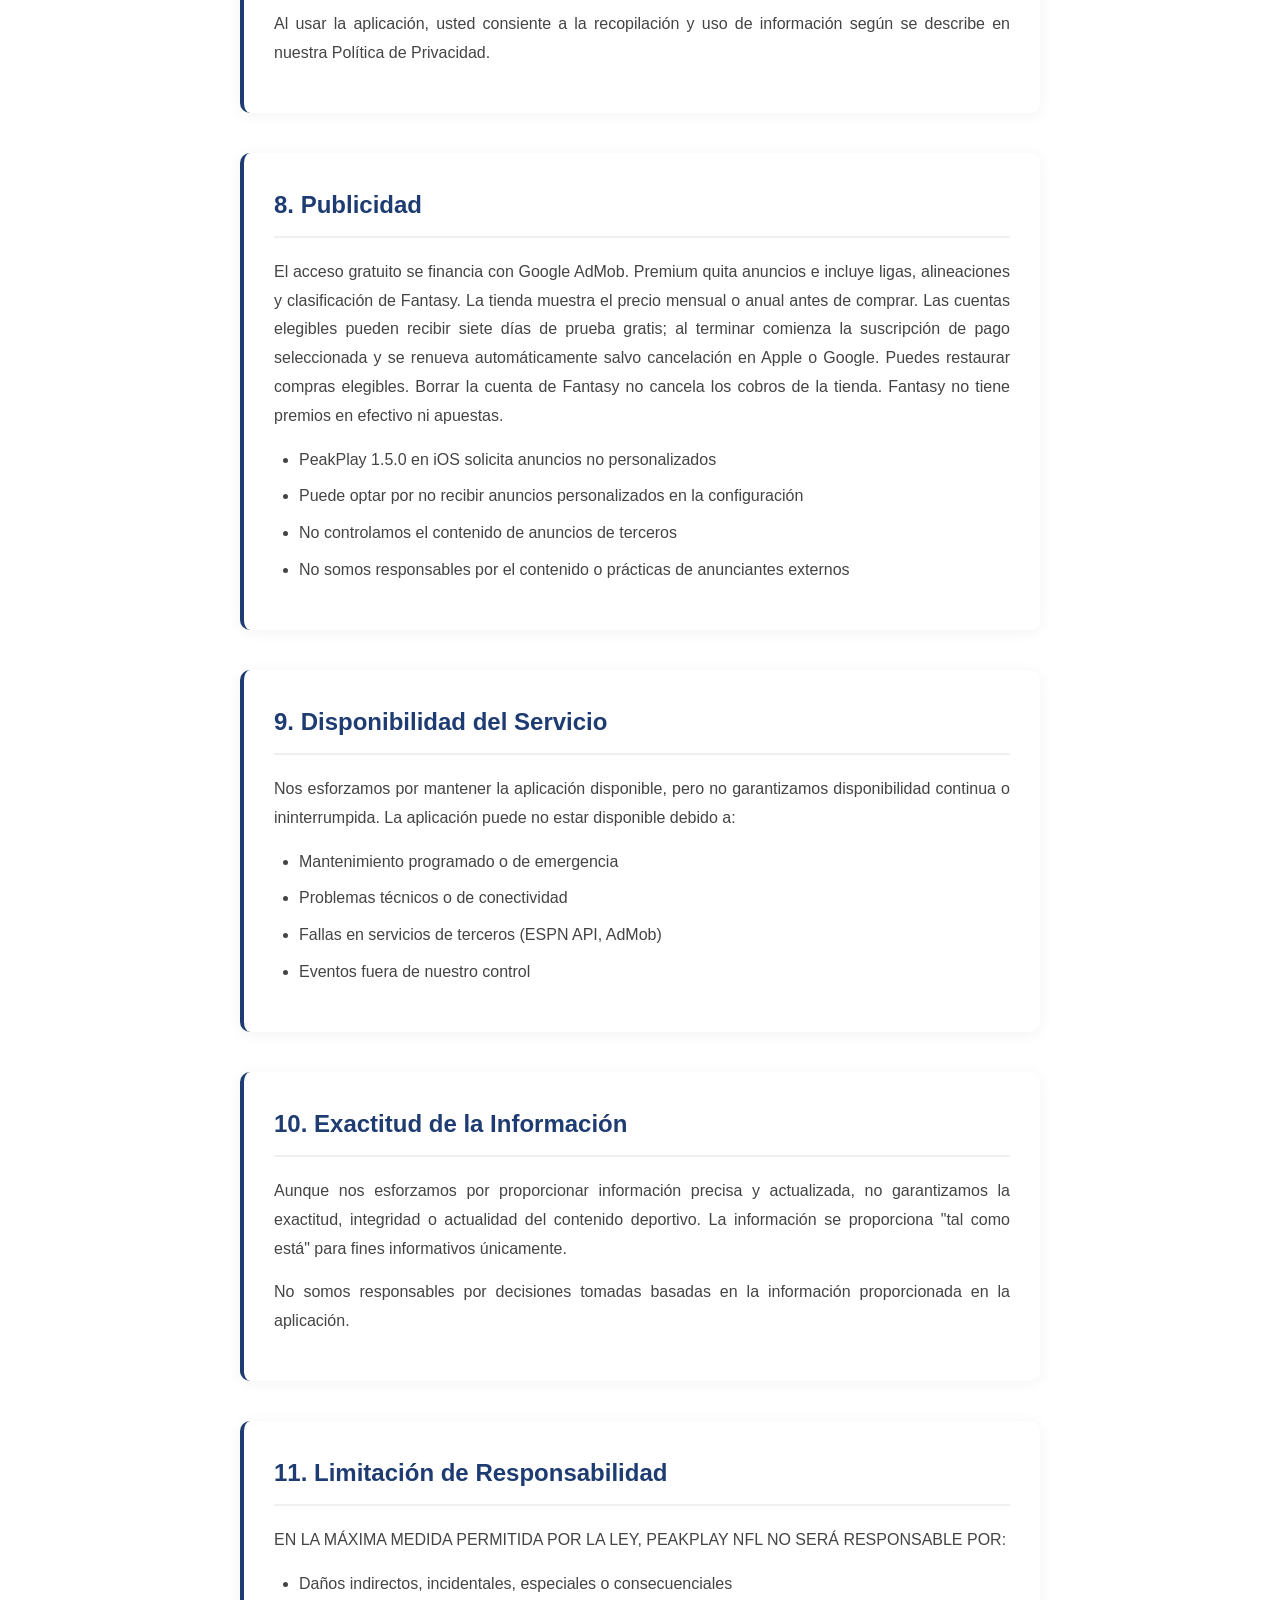
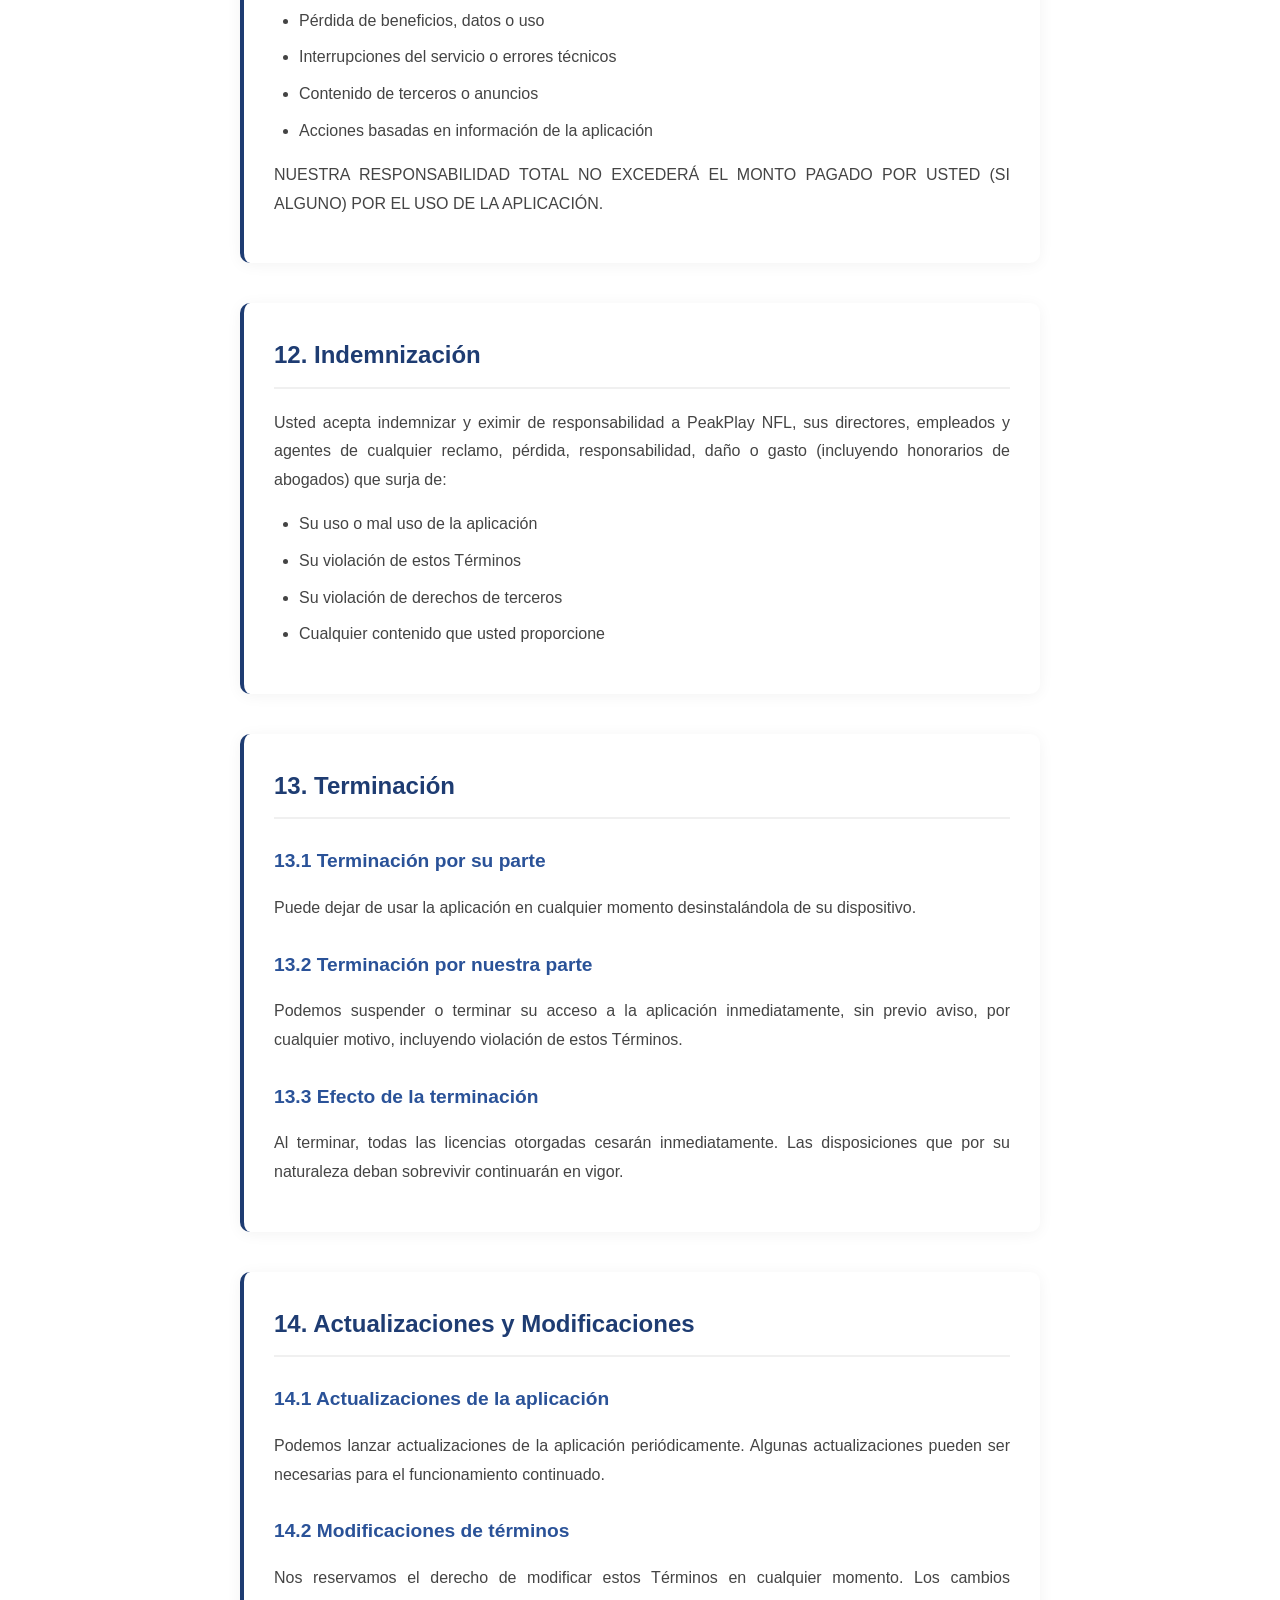
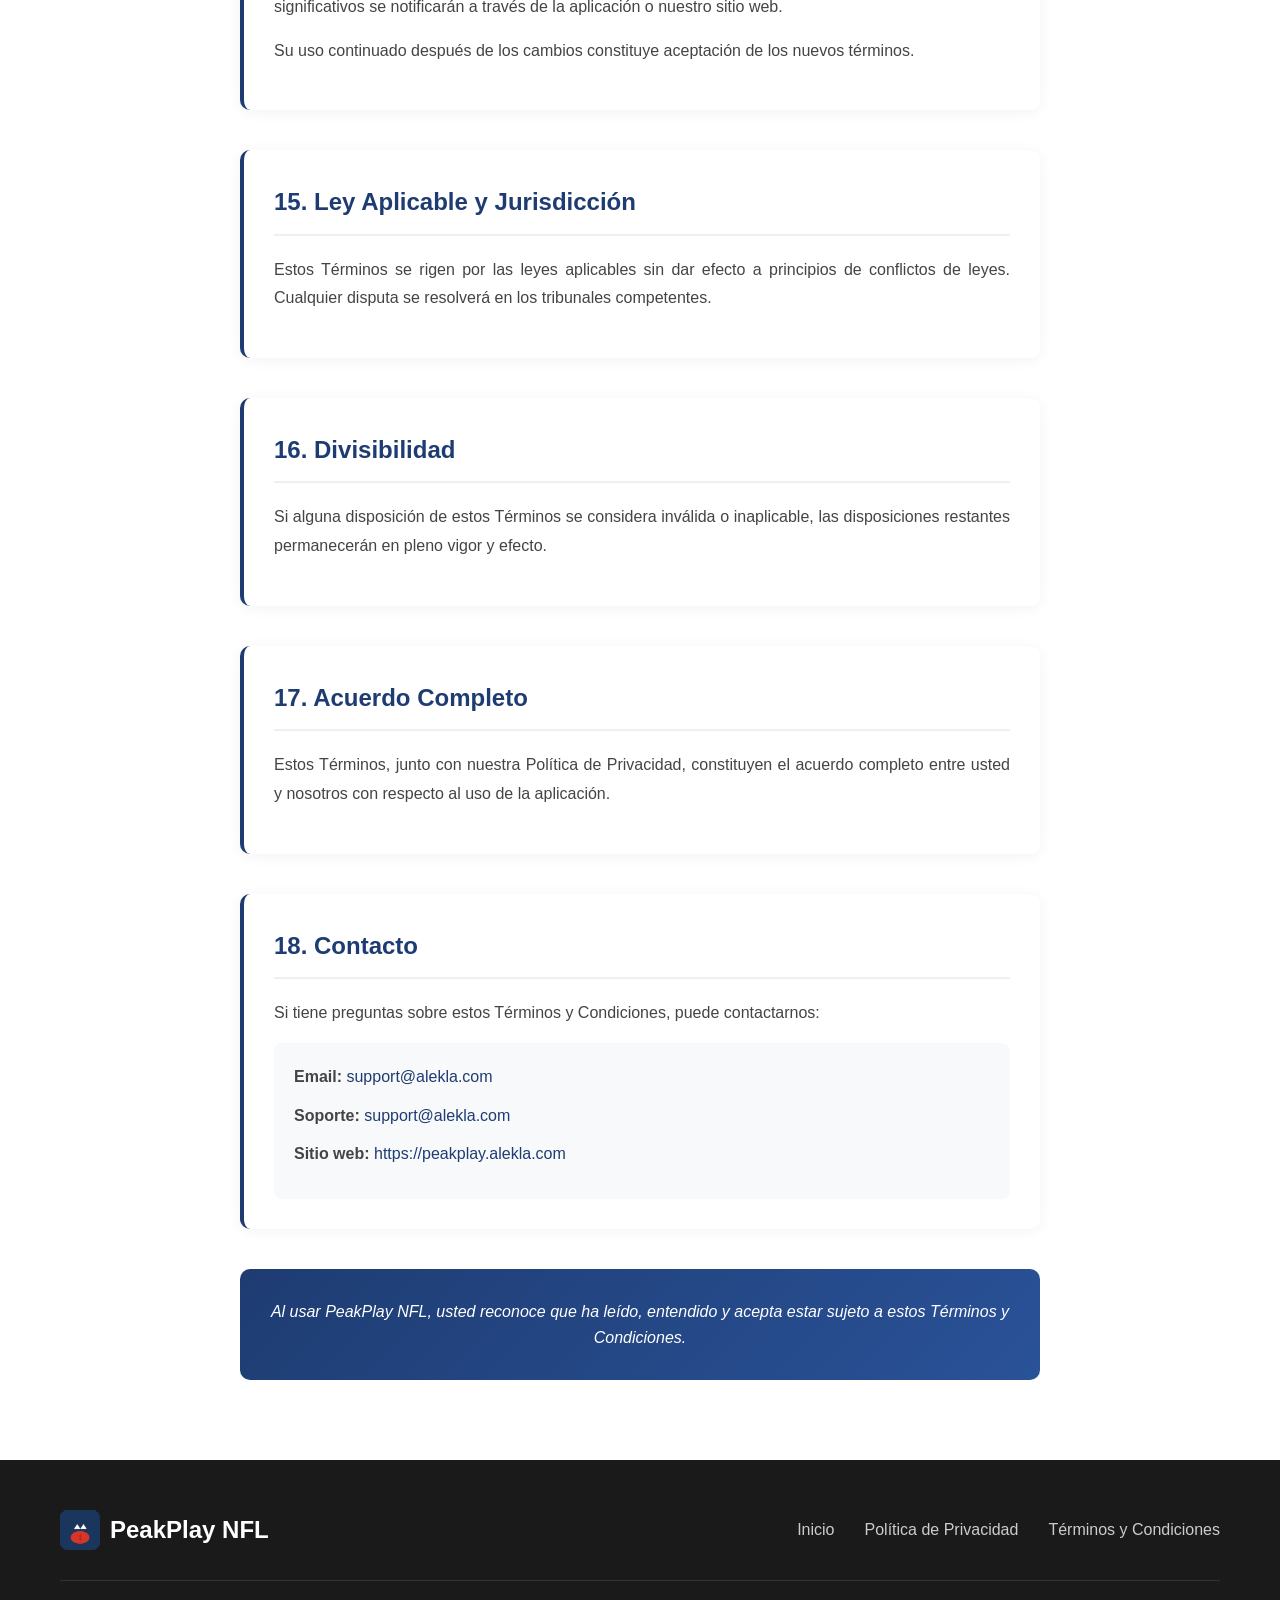
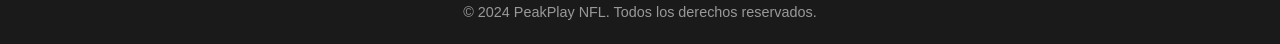
<file: terms-conditions.html>
<!DOCTYPE html>
<html lang="es">
<head>
    <meta charset="UTF-8">
    <meta name="viewport" content="width=device-width, initial-scale=1.0">
    <title>Términos y Condiciones - PeakPlay NFL</title>
    <link rel="stylesheet" href="styles.css">
    <link rel="icon" type="image/x-icon" href="favicon.ico">
</head>
<body>
    <header>
        <nav class="navbar">
            <div class="nav-container">
                <div class="nav-logo">
                    <a href="index.html">
                        <img src="assets/logo.png" alt="PeakPlay NFL" class="logo">
                        <span class="brand-name">PeakPlay NFL</span>
                    </a>
                </div>
                <ul class="nav-menu">
                    <li><a href="index.html" class="nav-link">Inicio</a></li>
                    <li><a href="privacy-policy.html" class="nav-link">Privacidad</a></li>
                    <li><a href="terms-conditions.html" class="nav-link active">Términos</a></li>
                    <li><a href="terms-conditions-en.html" class="nav-link">English</a></li>

                </ul>
            </div>
        </nav>
    </header>

    <main class="legal-page">
        <div class="container">
            <div class="legal-header">
                <h1>Términos y Condiciones de Uso</h1>
                <p class="last-updated">Última actualización: 16 de noviembre de 2026</p>
            </div>

            <div class="legal-content">
                <section class="legal-section">
                    <h2>1. Aceptación de los Términos</h2>
                    <p>
                        Al descargar, instalar o usar la aplicación PeakPlay NFL ("la Aplicación"), usted acepta estar 
                        sujeto a estos Términos y Condiciones de Uso ("Términos"). Si no está de acuerdo con estos 
                        términos, por favor no use nuestra aplicación.
                    </p>
                    <p>
                        Estos términos constituyen un acuerdo legal vinculante entre usted ("Usuario") y PeakPlay NFL 
                        ("nosotros", "nuestro" o "la Compañía").
                    </p>
                </section>

                <section class="legal-section">
                    <h2>2. Descripción del Servicio</h2>
                    <p>
                        PeakPlay es una aplicación con marcadores gratuitos y funciones Premium opcionales sobre la
                        National Football League (NFL), incluyendo:
                    </p>
                    <ul>
                        <li>Puntuaciones en tiempo real y resultados de juegos</li>
                        <li>Estadísticas de equipos y jugadores</li>
                        <li>Noticias y actualizaciones de la NFL</li>
                        <li>Información de jugadores y equipos</li>
                        <li>Contenido multimedia relacionado con la NFL</li>
                    </ul>
                </section>

                <section class="legal-section">
                    <h2>3. Elegibilidad y Registro</h2>
                    <h3>3.1 Requisitos de Edad</h3>
                    <p>
                        PeakPlay está dirigida a personas de 18 años o más.
                    </p>
                    
                    <h3>3.2 Exactitud de la Información</h3>
                    <p>
                        Usted se compromete a proporcionar información precisa y actualizada cuando interactúe con 
                        la aplicación o se comunique con nosotros.
                    </p>
                </section>

                <section class="legal-section">
                    <h2>4. Uso Permitido</h2>
                    <p>Se le concede una licencia limitada, no exclusiva y revocable para usar la aplicación para:</p>
                    <ul>
                        <li>Acceder a información deportiva de la NFL</li>
                        <li>Ver contenido y noticias relacionadas</li>
                        <li>Usar las funciones interactivas de la aplicación</li>
                        <li>Compartir contenido públicamente disponible a través de funciones integradas</li>
                    </ul>
                </section>

                <section class="legal-section">
                    <h2>5. Uso Prohibido</h2>
                    <p>Usted se compromete a NO usar la aplicación para:</p>
                    <ul>
                        <li>Cualquier propósito ilegal o no autorizado</li>
                        <li>Violar derechos de propiedad intelectual</li>
                        <li>Transmitir contenido ofensivo, difamatorio o inapropiado</li>
                        <li>Interferir con el funcionamiento de la aplicación</li>
                        <li>Intentar acceder no autorizado a nuestros sistemas</li>
                        <li>Usar robots, scrapers o herramientas automatizadas</li>
                        <li>Distribuir malware o contenido malicioso</li>
                        <li>Revender o redistribuir comercialmente el contenido</li>
                        <li>Hacer ingeniería inversa de la aplicación</li>
                    </ul>
                </section>

                <section class="legal-section">
                    <h2>6. Propiedad Intelectual</h2>
                    <h3>6.1 Nuestros Derechos</h3>
                    <p>
                        Todos los derechos, títulos e intereses en la aplicación, incluyendo pero no limitado a:
                        diseño, código, gráficos, interfaz de usuario, marcas comerciales y contenido original, 
                        son propiedad de PeakPlay NFL.
                    </p>
                    
                    <h3>6.2 Contenido de Terceros</h3>
                    <p>
                        El contenido deportivo (estadísticas, puntuaciones, etc.) se obtiene de fuentes públicas 
                        como ESPN API. Los derechos de este contenido pertenecen a sus respectivos propietarios.
                    </p>

                    <h3>6.3 Marcas de la NFL</h3>
                    <p>
                        NFL, los nombres y logotipos de equipos, y otras marcas relacionadas son propiedad de 
                        la National Football League y sus equipos respectivos. Esta aplicación no está oficialmente 
                        afiliada con la NFL.
                    </p>
                </section>

                <section class="legal-section">
                    <h2>7. Privacidad y Datos</h2>
                    <p>
                        Su privacidad es importante para nosotros. El uso de la aplicación también está regido por 
                        nuestra <a href="privacy-policy.html">Política de Privacidad</a>, que forma parte integral 
                        de estos Términos.
                    </p>
                    <p>
                        Al usar la aplicación, usted consiente a la recopilación y uso de información según se 
                        describe en nuestra Política de Privacidad.
                    </p>
                </section>

                <section class="legal-section">
                    <h2>8. Publicidad</h2>
                    <p>
                        El acceso gratuito se financia con Google AdMob. Premium quita anuncios e incluye ligas,
                        alineaciones y clasificación de Fantasy. La tienda muestra el precio mensual o anual antes de comprar.
                        Las cuentas elegibles pueden recibir siete días de prueba gratis; al terminar comienza la suscripción
                        de pago seleccionada y se renueva automáticamente salvo cancelación en Apple o Google.
                        Puedes restaurar compras elegibles. Borrar la cuenta de Fantasy no cancela los cobros de la tienda.
                        Fantasy no tiene premios en efectivo ni apuestas.
                    </p>
                    <ul>
                        <li>PeakPlay 1.5.0 en iOS solicita anuncios no personalizados</li>
                        <li>Puede optar por no recibir anuncios personalizados en la configuración</li>
                        <li>No controlamos el contenido de anuncios de terceros</li>
                        <li>No somos responsables por el contenido o prácticas de anunciantes externos</li>
                    </ul>
                </section>

                <section class="legal-section">
                    <h2>9. Disponibilidad del Servicio</h2>
                    <p>
                        Nos esforzamos por mantener la aplicación disponible, pero no garantizamos disponibilidad 
                        continua o ininterrumpida. La aplicación puede no estar disponible debido a:
                    </p>
                    <ul>
                        <li>Mantenimiento programado o de emergencia</li>
                        <li>Problemas técnicos o de conectividad</li>
                        <li>Fallas en servicios de terceros (ESPN API, AdMob)</li>
                        <li>Eventos fuera de nuestro control</li>
                    </ul>
                </section>

                <section class="legal-section">
                    <h2>10. Exactitud de la Información</h2>
                    <p>
                        Aunque nos esforzamos por proporcionar información precisa y actualizada, no garantizamos 
                        la exactitud, integridad o actualidad del contenido deportivo. La información se proporciona 
                        "tal como está" para fines informativos únicamente.
                    </p>
                    <p>
                        No somos responsables por decisiones tomadas basadas en la información proporcionada en la aplicación.
                    </p>
                </section>

                <section class="legal-section">
                    <h2>11. Limitación de Responsabilidad</h2>
                    <p>
                        EN LA MÁXIMA MEDIDA PERMITIDA POR LA LEY, PEAKPLAY NFL NO SERÁ RESPONSABLE POR:
                    </p>
                    <ul>
                        <li>Daños indirectos, incidentales, especiales o consecuenciales</li>
                        <li>Pérdida de beneficios, datos o uso</li>
                        <li>Interrupciones del servicio o errores técnicos</li>
                        <li>Contenido de terceros o anuncios</li>
                        <li>Acciones basadas en información de la aplicación</li>
                    </ul>
                    <p>
                        NUESTRA RESPONSABILIDAD TOTAL NO EXCEDERÁ EL MONTO PAGADO POR USTED (SI ALGUNO) 
                        POR EL USO DE LA APLICACIÓN.
                    </p>
                </section>

                <section class="legal-section">
                    <h2>12. Indemnización</h2>
                    <p>
                        Usted acepta indemnizar y eximir de responsabilidad a PeakPlay NFL, sus directores, 
                        empleados y agentes de cualquier reclamo, pérdida, responsabilidad, daño o gasto 
                        (incluyendo honorarios de abogados) que surja de:
                    </p>
                    <ul>
                        <li>Su uso o mal uso de la aplicación</li>
                        <li>Su violación de estos Términos</li>
                        <li>Su violación de derechos de terceros</li>
                        <li>Cualquier contenido que usted proporcione</li>
                    </ul>
                </section>

                <section class="legal-section">
                    <h2>13. Terminación</h2>
                    <h3>13.1 Terminación por su parte</h3>
                    <p>Puede dejar de usar la aplicación en cualquier momento desinstalándola de su dispositivo.</p>

                    <h3>13.2 Terminación por nuestra parte</h3>
                    <p>
                        Podemos suspender o terminar su acceso a la aplicación inmediatamente, sin previo aviso, 
                        por cualquier motivo, incluyendo violación de estos Términos.
                    </p>

                    <h3>13.3 Efecto de la terminación</h3>
                    <p>
                        Al terminar, todas las licencias otorgadas cesarán inmediatamente. Las disposiciones 
                        que por su naturaleza deban sobrevivir continuarán en vigor.
                    </p>
                </section>

                <section class="legal-section">
                    <h2>14. Actualizaciones y Modificaciones</h2>
                    <h3>14.1 Actualizaciones de la aplicación</h3>
                    <p>
                        Podemos lanzar actualizaciones de la aplicación periódicamente. Algunas actualizaciones 
                        pueden ser necesarias para el funcionamiento continuado.
                    </p>

                    <h3>14.2 Modificaciones de términos</h3>
                    <p>
                        Nos reservamos el derecho de modificar estos Términos en cualquier momento. 
                        Los cambios significativos se notificarán a través de la aplicación o nuestro sitio web.
                    </p>
                    <p>
                        Su uso continuado después de los cambios constituye aceptación de los nuevos términos.
                    </p>
                </section>

                <section class="legal-section">
                    <h2>15. Ley Aplicable y Jurisdicción</h2>
                    <p>
                        Estos Términos se rigen por las leyes aplicables sin dar efecto a principios de 
                        conflictos de leyes. Cualquier disputa se resolverá en los tribunales competentes.
                    </p>
                </section>

                <section class="legal-section">
                    <h2>16. Divisibilidad</h2>
                    <p>
                        Si alguna disposición de estos Términos se considera inválida o inaplicable, 
                        las disposiciones restantes permanecerán en pleno vigor y efecto.
                    </p>
                </section>

                <section class="legal-section">
                    <h2>17. Acuerdo Completo</h2>
                    <p>
                        Estos Términos, junto con nuestra Política de Privacidad, constituyen el acuerdo 
                        completo entre usted y nosotros con respecto al uso de la aplicación.
                    </p>
                </section>

                <section class="legal-section">
                    <h2>18. Contacto</h2>
                    <p>
                        Si tiene preguntas sobre estos Términos y Condiciones, puede contactarnos:
                    </p>
                    <div class="contact-info">
                        <p><strong>Email:</strong> <a href="mailto:support@alekla.com">support@alekla.com</a></p>
                        <p><strong>Soporte:</strong> <a href="mailto:support@alekla.com">support@alekla.com</a></p>
                        <p><strong>Sitio web:</strong> <a href="https://peakplay.alekla.com">https://peakplay.alekla.com</a></p>
                    </div>
                </section>

                <div class="legal-footer">
                    <p><em>
                        Al usar PeakPlay NFL, usted reconoce que ha leído, entendido y acepta estar sujeto a estos Términos y Condiciones.
                    </em></p>
                </div>
            </div>
        </div>
    </main>

    <footer>
        <div class="container">
            <div class="footer-content">
                <div class="footer-section">
                    <div class="footer-logo">
                        <a href="index.html">
                            <img src="assets/logo.png" alt="PeakPlay NFL" class="logo">
                            <span class="brand-name">PeakPlay NFL</span>
                        </a>
                    </div>
                </div>
                <div class="footer-section">
                    <ul>
                        <li><a href="index.html">Inicio</a></li>
                        <li><a href="privacy-policy.html">Política de Privacidad</a></li>
                        <li><a href="terms-conditions.html">Términos y Condiciones</a></li>
                    </ul>
                </div>
            </div>
            <div class="footer-bottom">
                <p>&copy; 2024 PeakPlay NFL. Todos los derechos reservados.</p>
            </div>
        </div>
    </footer>
</body>
</html>
</file>
<file: styles.css>
/* Reset and Base Styles */
* {
    margin: 0;
    padding: 0;
    box-sizing: border-box;
}

body {
    font-family: 'Segoe UI', Tahoma, Geneva, Verdana, sans-serif;
    line-height: 1.6;
    color: #333;
    background-color: #f8f9fa;
}

.container {
    max-width: 1200px;
    margin: 0 auto;
    padding: 0 20px;
}

/* Header and Navigation */
.navbar {
    background: linear-gradient(135deg, #1e3c72, #2a5298);
    padding: 1rem 0;
    position: sticky;
    top: 0;
    z-index: 1000;
    box-shadow: 0 2px 10px rgba(0, 0, 0, 0.1);
}

.nav-container {
    max-width: 1200px;
    margin: 0 auto;
    display: flex;
    justify-content: space-between;
    align-items: center;
    padding: 0 20px;
}

.nav-logo {
    display: flex;
    align-items: center;
}

.nav-logo a {
    display: flex;
    align-items: center;
    text-decoration: none;
    color: white;
}

.logo {
    height: 40px;
    width: 40px;
    margin-right: 10px;
    border-radius: 8px;
}

.brand-name {
    font-size: 1.5rem;
    font-weight: 700;
    color: white;
}

.nav-menu {
    display: flex;
    list-style: none;
    gap: 30px;
}

.nav-link {
    color: white;
    text-decoration: none;
    font-weight: 500;
    padding: 8px 16px;
    border-radius: 6px;
    transition: background-color 0.3s ease;
}

.nav-link:hover,
.nav-link.active {
    background-color: rgba(255, 255, 255, 0.1);
}

/* Hero Section */
.hero {
    background: linear-gradient(135deg, #1e3c72, #2a5298);
    color: white;
    padding: 80px 0;
    text-align: center;
}

.hero h1 {
    font-size: 3.5rem;
    font-weight: 800;
    margin-bottom: 20px;
    line-height: 1.2;
}

.hero p {
    font-size: 1.3rem;
    margin-bottom: 40px;
    opacity: 0.9;
    max-width: 600px;
    margin-left: auto;
    margin-right: auto;
}

.cta-buttons {
    display: flex;
    gap: 20px;
    justify-content: center;
    flex-wrap: wrap;
}

.btn-primary {
    background: linear-gradient(45deg, #ff6b35, #f7931e);
    color: white;
    padding: 15px 30px;
    border: none;
    border-radius: 50px;
    font-size: 1.1rem;
    font-weight: 600;
    text-decoration: none;
    display: inline-flex;
    align-items: center;
    gap: 10px;
    transition: transform 0.3s ease, box-shadow 0.3s ease;
    cursor: pointer;
}

.btn-primary:hover {
    transform: translateY(-2px);
    box-shadow: 0 10px 25px rgba(255, 107, 53, 0.3);
}

.btn-secondary {
    background: transparent;
    color: white;
    padding: 15px 30px;
    border: 2px solid white;
    border-radius: 50px;
    font-size: 1.1rem;
    font-weight: 600;
    text-decoration: none;
    transition: background-color 0.3s ease;
}

.btn-secondary:hover {
    background-color: white;
    color: #1e3c72;
}

/* Features Section */
.features {
    padding: 80px 0;
    background-color: white;
}

.section-title {
    text-align: center;
    font-size: 2.5rem;
    font-weight: 700;
    margin-bottom: 20px;
    color: #1e3c72;
}

.section-subtitle {
    text-align: center;
    font-size: 1.2rem;
    color: #666;
    margin-bottom: 60px;
    max-width: 600px;
    margin-left: auto;
    margin-right: auto;
}

.features-grid {
    display: grid;
    grid-template-columns: repeat(auto-fit, minmax(300px, 1fr));
    gap: 40px;
    margin-top: 60px;
}

.feature-card {
    background: white;
    padding: 40px 30px;
    border-radius: 15px;
    text-align: center;
    box-shadow: 0 5px 30px rgba(0, 0, 0, 0.08);
    transition: transform 0.3s ease, box-shadow 0.3s ease;
    border: 1px solid #f0f0f0;
}

.feature-card:hover {
    transform: translateY(-5px);
    box-shadow: 0 15px 40px rgba(0, 0, 0, 0.12);
}

.feature-icon {
    font-size: 3rem;
    margin-bottom: 20px;
    display: block;
}

.feature-card h3 {
    font-size: 1.5rem;
    font-weight: 600;
    margin-bottom: 15px;
    color: #1e3c72;
}

.feature-card p {
    color: #666;
    line-height: 1.6;
}

/* Download Section */
.download {
    padding: 80px 0;
    background: linear-gradient(135deg, #f8f9fa, #e9ecef);
    text-align: center;
}

.download-buttons {
    display: flex;
    gap: 20px;
    justify-content: center;
    flex-wrap: wrap;
    margin: 40px 0;
}

.google-play-button {
    display: inline-block;
    transition: transform 0.3s ease, box-shadow 0.3s ease;
    border-radius: 8px;
    overflow: hidden;
}

.google-play-button:hover {
    transform: translateY(-2px) scale(1.02);
    box-shadow: 0 10px 25px rgba(0, 0, 0, 0.15);
}

.play-badge {
    height: 80px;
    width: auto;
    display: block;
}

.app-info {
    display: flex;
    align-items: center;
    justify-content: center;
    gap: 20px;
    margin: 30px 0;
    padding: 25px;
    background: white;
    border-radius: 15px;
    box-shadow: 0 5px 20px rgba(0, 0, 0, 0.1);
    max-width: 400px;
    margin-left: auto;
    margin-right: auto;
}

.app-icon-img {
    width: 80px;
    height: 80px;
    border-radius: 15px;
    box-shadow: 0 4px 12px rgba(0, 0, 0, 0.15);
}

.app-details {
    text-align: left;
    flex: 1;
}

.app-details h3 {
    margin: 0 0 5px 0;
    color: #1e3c72;
    font-size: 1.4rem;
    font-weight: 700;
}

.app-id {
    color: #666;
    font-size: 0.9rem;
    margin: 0 0 10px 0;
    font-family: monospace;
}

.app-features {
    display: flex;
    gap: 8px;
    flex-wrap: wrap;
}

.feature-tag {
    background: #e3f2fd;
    color: #1565c0;
    padding: 4px 8px;
    border-radius: 12px;
    font-size: 0.8rem;
    font-weight: 500;
}

.download-note {
    margin-top: 20px;
    color: #666;
    font-style: italic;
}

/* About Section */
.about {
    padding: 80px 0;
    background-color: white;
}

.about-content {
    display: grid;
    grid-template-columns: 1fr 1fr;
    gap: 60px;
    align-items: center;
}

.about-text h2 {
    font-size: 2.5rem;
    font-weight: 700;
    margin-bottom: 20px;
    color: #1e3c72;
}

.about-text p {
    font-size: 1.1rem;
    color: #666;
    margin-bottom: 20px;
    line-height: 1.7;
}

.about-features {
    list-style: none;
}

.about-features li {
    padding: 10px 0;
    padding-left: 30px;
    position: relative;
    font-size: 1.1rem;
    color: #555;
}

.about-features li:before {
    content: "✓";
    position: absolute;
    left: 0;
    color: #28a745;
    font-weight: bold;
    font-size: 1.2rem;
}

.about-image {
    text-align: center;
}

.about-image img {
    max-width: 100%;
    height: auto;
    border-radius: 15px;
    box-shadow: 0 10px 40px rgba(0, 0, 0, 0.1);
}

/* Legal Pages Styles */
.legal-page {
    padding: 40px 0 80px;
    background-color: white;
    min-height: calc(100vh - 200px);
}

.legal-header {
    text-align: center;
    margin-bottom: 50px;
    padding: 40px 0;
    background: linear-gradient(135deg, #f8f9fa, #e9ecef);
    border-radius: 15px;
}

.legal-header h1 {
    font-size: 2.5rem;
    font-weight: 700;
    color: #1e3c72;
    margin-bottom: 10px;
}

.last-updated {
    color: #666;
    font-style: italic;
    font-size: 1rem;
}

.legal-content {
    max-width: 800px;
    margin: 0 auto;
    line-height: 1.8;
}

.legal-section {
    margin-bottom: 40px;
    padding: 30px;
    background: white;
    border-radius: 10px;
    box-shadow: 0 2px 15px rgba(0, 0, 0, 0.05);
    border-left: 4px solid #1e3c72;
}

.legal-section h2 {
    color: #1e3c72;
    font-size: 1.5rem;
    font-weight: 600;
    margin-bottom: 20px;
    padding-bottom: 10px;
    border-bottom: 2px solid #f0f0f0;
}

.legal-section h3 {
    color: #2a5298;
    font-size: 1.2rem;
    font-weight: 600;
    margin-bottom: 15px;
    margin-top: 25px;
}

.legal-section p {
    margin-bottom: 15px;
    color: #444;
    text-align: justify;
}

.legal-section ul,
.legal-section ol {
    margin-bottom: 15px;
    padding-left: 25px;
}

.legal-section li {
    margin-bottom: 8px;
    color: #444;
}

.legal-section a {
    color: #1e3c72;
    text-decoration: none;
    font-weight: 500;
}

.legal-section a:hover {
    text-decoration: underline;
}

.contact-info {
    background: #f8f9fa;
    padding: 20px;
    border-radius: 8px;
    margin-top: 15px;
}

.contact-info p {
    margin-bottom: 10px;
    text-align: left;
}

.legal-footer {
    margin-top: 40px;
    padding: 30px;
    background: linear-gradient(135deg, #1e3c72, #2a5298);
    color: white;
    text-align: center;
    border-radius: 10px;
}

.legal-footer p {
    color: white;
    font-size: 1rem;
    line-height: 1.6;
}

/* Footer */
footer {
    background: #1a1a1a;
    color: white;
    padding: 50px 0 20px;
}

.footer-content {
    display: grid;
    grid-template-columns: 1fr 1fr;
    gap: 40px;
    align-items: center;
    margin-bottom: 30px;
}

.footer-logo {
    display: flex;
    align-items: center;
}

.footer-logo a {
    display: flex;
    align-items: center;
    text-decoration: none;
    color: white;
}

.footer-section ul {
    display: flex;
    gap: 30px;
    list-style: none;
    justify-content: flex-end;
}

.footer-section a {
    color: #ccc;
    text-decoration: none;
    transition: color 0.3s ease;
}

.footer-section a:hover {
    color: white;
}

.footer-bottom {
    text-align: center;
    padding-top: 20px;
    border-top: 1px solid #333;
}

.footer-bottom p {
    color: #999;
    font-size: 0.9rem;
}

/* Responsive Design */
@media (max-width: 768px) {
    .nav-menu {
        gap: 15px;
    }
    
    .nav-link {
        padding: 6px 12px;
        font-size: 0.9rem;
    }
    
    .hero h1 {
        font-size: 2.5rem;
    }
    
    .hero p {
        font-size: 1.1rem;
    }
    
    .cta-buttons {
        flex-direction: column;
        align-items: center;
    }
    
    .features-grid {
        grid-template-columns: 1fr;
        gap: 30px;
    }
    
    .about-content {
        grid-template-columns: 1fr;
        gap: 40px;
    }
    
    .footer-content {
        grid-template-columns: 1fr;
        text-align: center;
        gap: 20px;
    }
    
    .footer-section ul {
        justify-content: center;
        flex-wrap: wrap;
        gap: 20px;
    }
    
    .legal-section {
        padding: 20px;
        margin-bottom: 25px;
    }
    
    .legal-header h1 {
        font-size: 2rem;
    }
    
    .section-title {
        font-size: 2rem;
    }
}

@media (max-width: 480px) {
    .container {
        padding: 0 15px;
    }
    
    .hero {
        padding: 60px 0;
    }
    
    .hero h1 {
        font-size: 2rem;
    }
    
    .btn-primary,
    .btn-secondary {
        padding: 12px 24px;
        font-size: 1rem;
    }
    
    .legal-section {
        padding: 15px;
    }
    
    .nav-container {
        padding: 0 15px;
    }
    
    .nav-menu {
        gap: 10px;
    }
    
    .brand-name {
        font-size: 1.3rem;
    }
}

/* Animations */
@keyframes fadeInUp {
    from {
        opacity: 0;
        transform: translateY(30px);
    }
    to {
        opacity: 1;
        transform: translateY(0);
    }
}

.feature-card,
.legal-section {
    animation: fadeInUp 0.6s ease-out;
}

/* Accessibility */
.btn-primary:focus,
.btn-secondary:focus,
.nav-link:focus {
    outline: 2px solid #ff6b35;
    outline-offset: 2px;
}

/* Print Styles */
@media print {
    .navbar,
    footer,
    .cta-buttons,
    .download-buttons {
        display: none;
    }
    
    .legal-page {
        padding: 0;
    }
    
    .legal-section {
        box-shadow: none;
        border: 1px solid #ddd;
        page-break-inside: avoid;
    }
}
</file>
